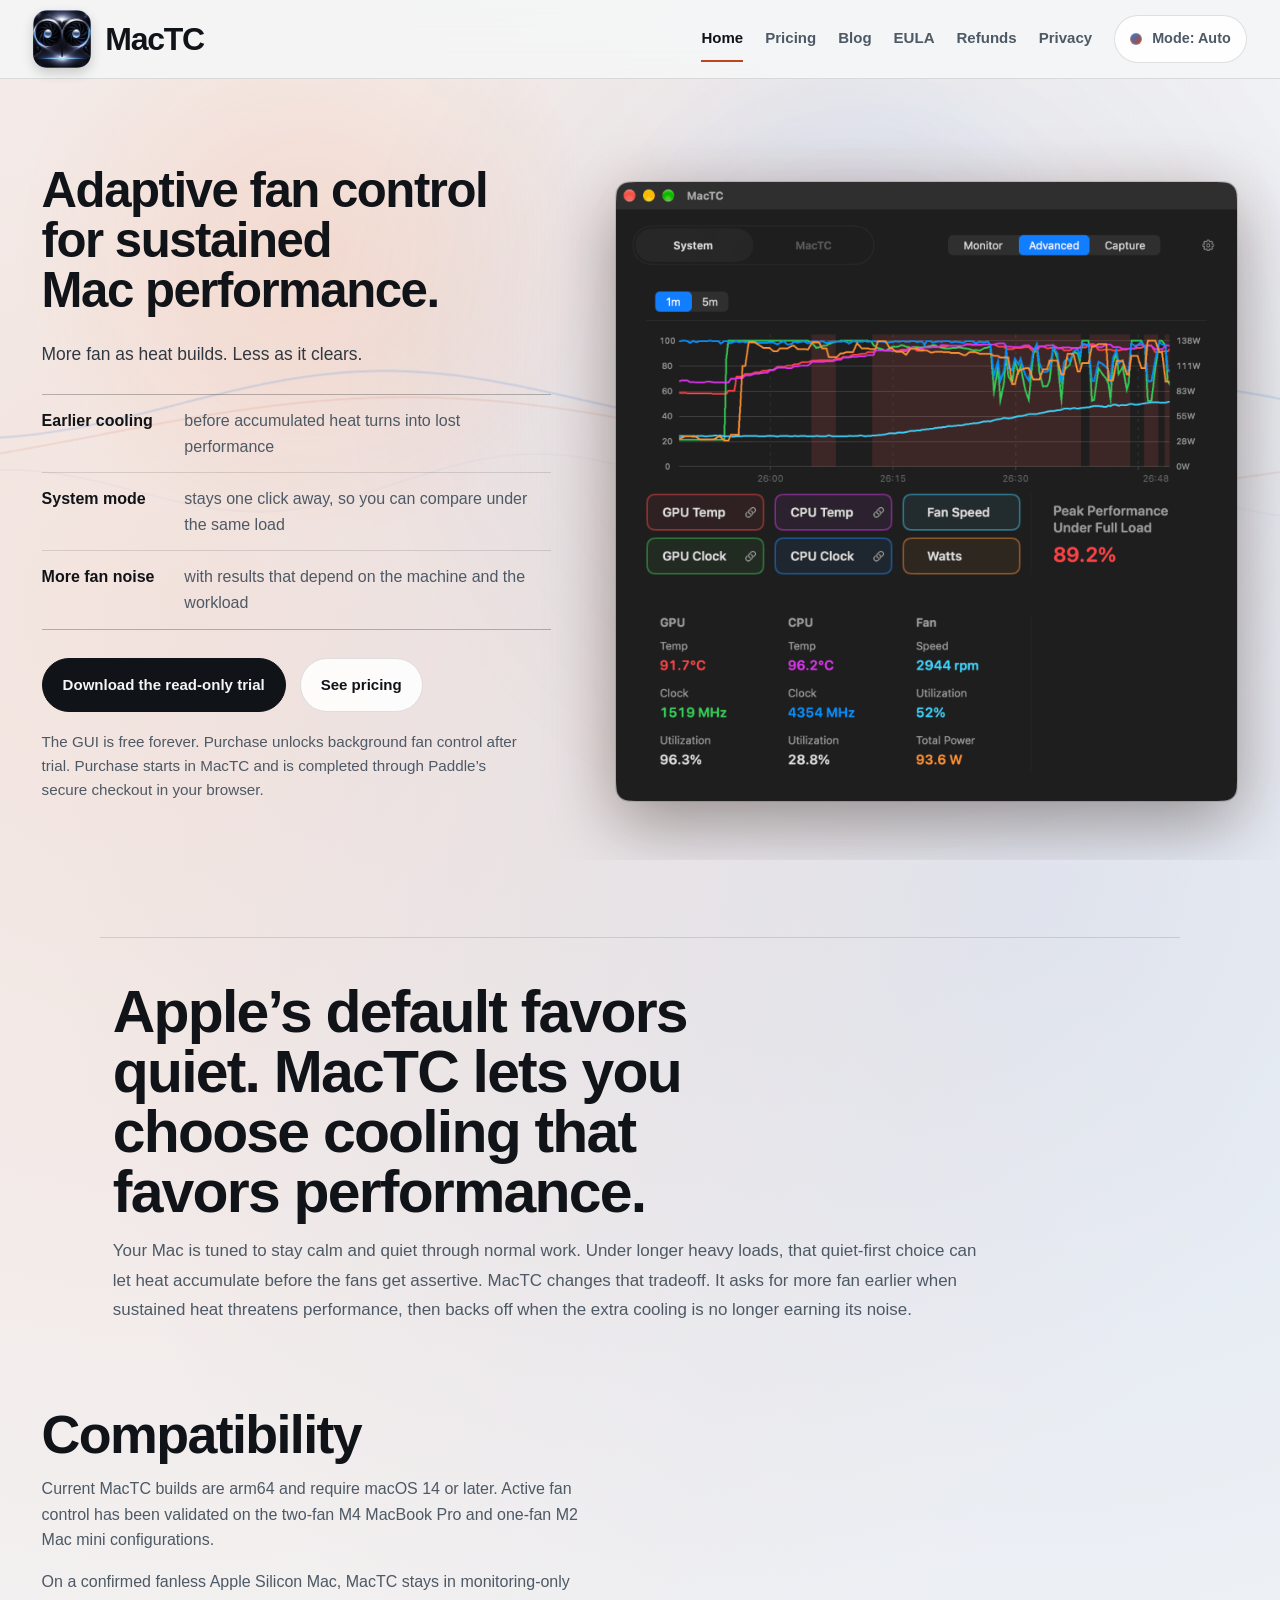
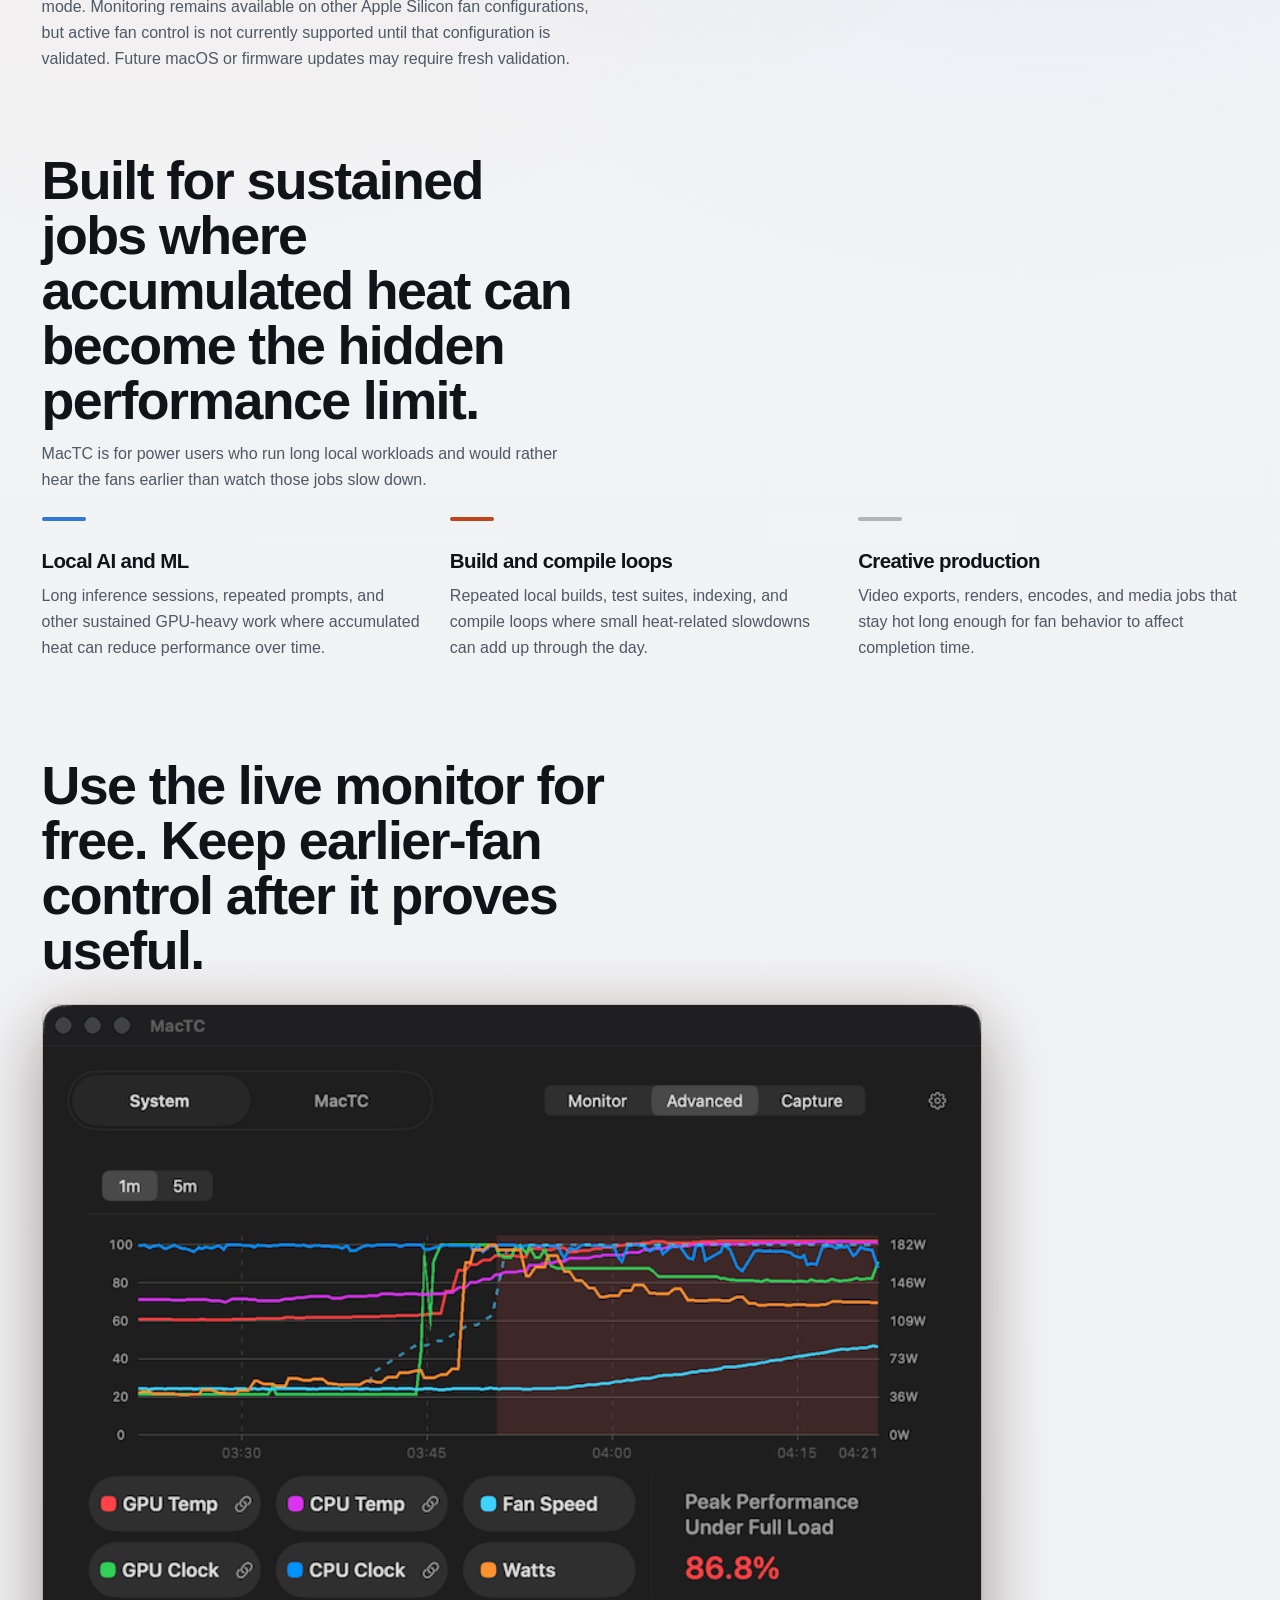
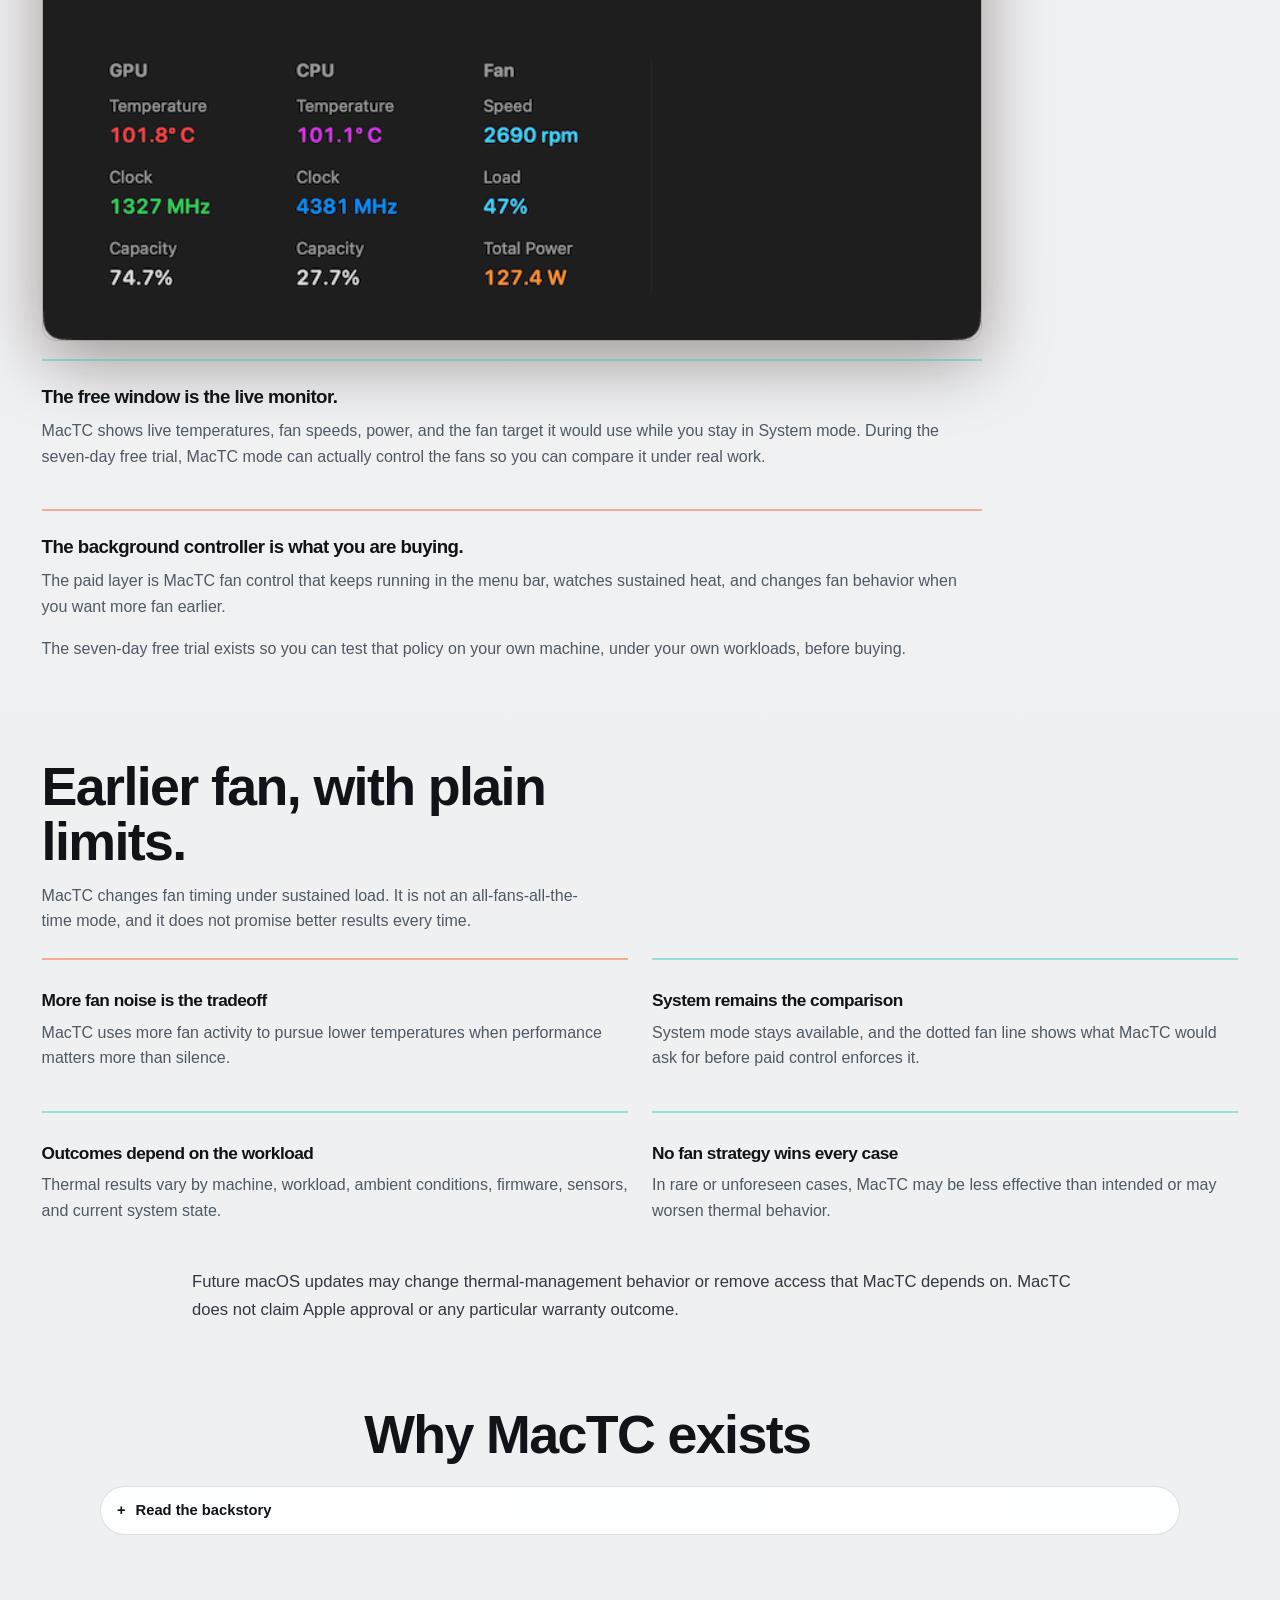
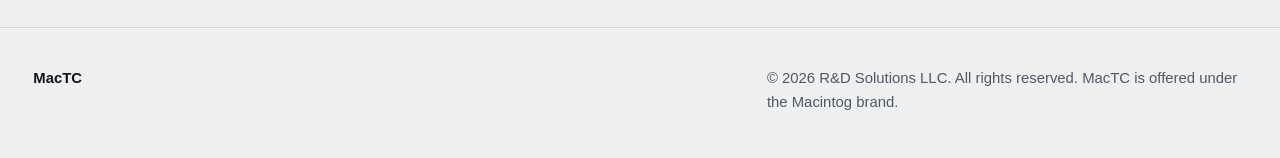
<file: index.html>
<!doctype html>
<html lang="en">
  <head>
    <meta charset="UTF-8" />
    <meta name="viewport" content="width=device-width, initial-scale=1.0" />
    <title>MacTC | Mac Fan Control for Apple Silicon Heavy Workloads</title>
    <meta
      name="description"
      content="MacTC is a native Apple Silicon thermal controller for Mac users who would rather spend fan noise than lose performance during sustained local AI, build, creative, and gaming workloads."
    />
    <link rel="canonical" href="https://mactc.dev/" />
    <meta property="og:type" content="website" />
    <meta
      property="og:title"
      content="MacTC | Mac Fan Control for Apple Silicon Heavy Workloads"
    />
    <meta
      property="og:description"
      content="MacTC is a native Apple Silicon thermal controller for Mac users who would rather spend fan noise than lose performance during sustained local AI, build, creative, and gaming workloads."
    />
    <meta property="og:url" content="https://mactc.dev/" />
    <meta
      property="og:image"
      content="https://mactc.dev/assets/images/mactc-social-preview.jpg?v=20260820a"
    />
    <meta
      property="og:image:alt"
      content="MacTC social preview showing the app icon, thermal chart background, and MacTC app window"
    />
    <meta name="twitter:card" content="summary_large_image" />
    <meta
      name="twitter:title"
      content="MacTC | Mac Fan Control for Apple Silicon Heavy Workloads"
    />
    <meta
      name="twitter:description"
      content="MacTC is a native Apple Silicon thermal controller for Mac users who would rather spend fan noise than lose performance during sustained local AI, build, creative, and gaming workloads."
    />
    <meta
      name="twitter:image"
      content="https://mactc.dev/assets/images/mactc-social-preview.jpg?v=20260820a"
    />
    <meta name="theme-color" content="#07090b" />
    <link rel="icon" href="assets/images/mactc-app-icon.png" />
    <link
      rel="preload"
      href="assets/images/mactc-gui-window-read-only.png?v=20260820b"
      as="image"
      fetchpriority="high"
    />
    <link
      rel="preload"
      href="assets/images/mactc-gui-window.png?v=20260713a"
      as="image"
    />
    <script>
      (function () {
        var root = document.documentElement;
        function setThemeColor(isDark) {
          var themeColor = document.querySelector('meta[name="theme-color"]');
          if (themeColor) {
            themeColor.setAttribute("content", isDark ? "#07090b" : "#f4f5f7");
          }
        }
        try {
          var mode = localStorage.getItem("mactc-theme-mode") || "auto";
          if (mode !== "auto" && mode !== "dark" && mode !== "light") {
            mode = "auto";
          }
          var isDark =
            mode === "dark" ||
            (mode === "auto" &&
              window.matchMedia("(prefers-color-scheme: dark)").matches);
          root.setAttribute("data-theme", isDark ? "dark" : "light");
          root.setAttribute("data-theme-mode", mode);
          setThemeColor(isDark);
        } catch (error) {
          var fallbackDark = window.matchMedia(
            "(prefers-color-scheme: dark)",
          ).matches;
          root.setAttribute("data-theme", fallbackDark ? "dark" : "light");
          root.setAttribute("data-theme-mode", "auto");
          setThemeColor(fallbackDark);
        }
      })();
    </script>
    <link rel="stylesheet" href="assets/css/site.css?v=20260820c" />
    <script defer src="assets/js/site.js?v=20260820c"></script>
  </head>
  <body>
    <header class="site-header">
      <div class="container header-inner">
        <a class="brand" href="index.html" aria-label="MacTC home">
          <span class="brand-mark">
            <img
              src="assets/images/mactc-app-icon.png"
              alt=""
              class="brand-icon"
              width="256"
              height="256"
              decoding="async"
            />
          </span>
          <span class="brand-text">MacTC</span>
        </a>
        <div class="nav-tools">
          <nav class="main-nav" aria-label="Main navigation">
            <a href="index.html">Home</a>
            <a href="pricing.html">Pricing</a>
            <a href="blog.html">Blog</a>
            <a href="terms.html">EULA</a>
            <a href="refund.html">Refunds</a>
            <a href="privacy.html">Privacy</a>
          </nav>
          <button class="theme-toggle" type="button" data-theme-toggle>
            <span class="theme-toggle-pip" aria-hidden="true"></span>
            <span data-theme-toggle-label>Mode: Auto</span>
          </button>
        </div>
      </div>
    </header>

    <main>
      <section class="hero reveal">
        <div class="hero-backdrop" aria-hidden="true">
          <canvas class="thermal-canvas" id="thermalCanvas"></canvas>
        </div>
        <div class="container container-wide hero-layout">
          <div>
            <h1>Adaptive fan control for sustained Mac performance.</h1>
            <p class="hero-copy">
              More fan as heat builds. Less as it clears.
            </p>
            <div class="hero-bargain" aria-label="MacTC tradeoff summary">
              <p>
                <strong>Earlier cooling</strong>
                <span>before accumulated heat turns into lost performance</span>
              </p>
              <p>
                <strong>System mode</strong>
                <span>stays one click away, so you can compare under the same load</span>
              </p>
              <p>
                <strong>More fan noise</strong>
                <span>with results that depend on the machine and the workload</span>
              </p>
            </div>
            <div class="hero-lower">
              <div>
                <div class="hero-actions">
                  <a class="btn btn-primary" href="downloads/MacTC-646b.pkg"
                    >Download the read-only trial</a
                  >
                  <a class="btn btn-secondary" href="pricing.html"
                    >See pricing</a
                  >
                </div>
                <p class="hero-note">
                  The GUI is free forever. Purchase unlocks background fan
                  control after trial. Purchase starts in MacTC and is
                  completed through Paddle’s secure checkout in your browser.
                </p>
              </div>
            </div>
          </div>

          <figure class="product-shot hero-product-shot">
            <img
              class="product-shot-image product-shot-image-primary"
              src="assets/images/mactc-gui-window-read-only.png?v=20260820b"
              alt="MacTC read-only utility window showing live chart, metrics, and System mode"
              width="737"
              height="735"
              fetchpriority="high"
              decoding="async"
            />
          </figure>
        </div>
      </section>

      <section class="container container-wide system-brief-section reveal">
        <div class="system-brief-copy system-brief-copy-wide">
          <h2>
            Apple’s default favors quiet. MacTC lets you choose cooling that
            favors performance.
          </h2>
          <p>
            Your Mac is tuned to stay calm and quiet through normal work. Under
            longer heavy loads, that quiet-first choice can let heat accumulate
            before the fans get assertive. MacTC changes that tradeoff. It asks
            for more fan earlier when sustained heat threatens performance, then
            backs off when the extra cooling is no longer earning its noise.
          </p>
        </div>
      </section>

      <section
        class="container container-wide section reveal"
        id="compatibility"
      >
        <div class="section-heading compact">
          <h2>Compatibility</h2>
          <p>
            Current MacTC builds are arm64 and require macOS 14 or later.
            Active fan control has been validated on the two-fan M4 MacBook Pro
            and one-fan M2 Mac mini configurations.
          </p>
          <p>
            On a confirmed fanless Apple Silicon Mac, MacTC stays in
            monitoring-only mode. Monitoring remains available on other
            Apple Silicon fan configurations, but active fan control is not
            currently supported until that configuration is validated. Future
            macOS or firmware updates may require fresh validation.
          </p>
        </div>
      </section>

      <section class="container container-wide section reveal">
        <div class="section-heading compact">
          <h2>
            Built for sustained jobs where accumulated heat can become the
            hidden performance limit.
          </h2>
          <p>
            MacTC is for power users who run long local workloads and would
            rather hear the fans earlier than watch those jobs slow down.
          </p>
        </div>
        <div class="workload-grid">
          <article class="workload-block">
            <h3>Local AI and ML</h3>
            <p>
              Long inference sessions, repeated prompts, and other sustained
              GPU-heavy work where accumulated heat can reduce performance over
              time.
            </p>
          </article>

          <article class="workload-block">
            <h3>Build and compile loops</h3>
            <p>
              Repeated local builds, test suites, indexing, and compile loops
              where small heat-related slowdowns can add up through the day.
            </p>
          </article>

          <article class="workload-block">
            <h3>Creative production</h3>
            <p>
              Video exports, renders, encodes, and media jobs that stay hot long
              enough for fan behavior to affect completion time.
            </p>
          </article>
        </div>
      </section>

      <section class="container container-wide section reveal">
        <div class="section-heading">
          <h2>
            Use the live monitor for free. Keep earlier-fan control after it
            proves useful.
          </h2>
        </div>

        <div class="product-rail product-rail-open">
          <figure class="product-shot" data-product-shot>
            <img
              class="product-shot-image product-shot-image-primary"
              src="assets/images/mactc-gui-window.png?v=20260713a"
              alt="MacTC utility window showing live chart, metrics, and mode controls"
              width="1368"
              height="1272"
              decoding="async"
            />
            <img
              class="product-shot-image product-shot-image-secondary"
              src="assets/images/mactc-gui-window-advanced.png?v=20260713a"
              alt=""
              width="1368"
              height="1272"
              decoding="async"
              aria-hidden="true"
            />
          </figure>
          <div class="split-copy split-copy-open">
            <article class="split-block" data-shot-target="advanced">
              <h3>The free window is the live monitor.</h3>
              <p>
                MacTC shows live temperatures, fan speeds, power, and the fan
                target it would use while you stay in System mode. During the
                seven-day free trial, MacTC mode can actually control the fans
                so you can compare it under real work.
              </p>
            </article>

            <article
              class="split-block split-block-paid"
              data-shot-target="default"
            >
              <h3>The background controller is what you are buying.</h3>
              <p>
                The paid layer is MacTC fan control that keeps running in the
                menu bar, watches sustained heat, and changes fan behavior when
                you want more fan earlier.
              </p>
              <p>
                The seven-day free trial exists so you can test that policy on
                your own machine, under your own workloads, before buying.
              </p>
            </article>
          </div>
        </div>
      </section>

      <section class="container container-wide section reveal">
        <div class="section-heading compact">
          <h2>Earlier fan, with plain limits.</h2>
          <p>
            MacTC changes fan timing under sustained load. It is not an
            all-fans-all-the-time mode, and it does not promise better results
            every time.
          </p>
        </div>

        <div class="caveat-grid caveat-grid-open">
          <article class="caveat-block caveat-block-warning">
            <h3>More fan noise is the tradeoff</h3>
            <p>
              MacTC uses more fan activity to pursue lower temperatures when
              performance matters more than silence.
            </p>
          </article>

          <article class="caveat-block">
            <h3>System remains the comparison</h3>
            <p>
              System mode stays available, and the dotted fan line shows what
              MacTC would ask for before paid control enforces it.
            </p>
          </article>

          <article class="caveat-block">
            <h3>Outcomes depend on the workload</h3>
            <p>
              Thermal results vary by machine, workload, ambient conditions,
              firmware, sensors, and current system state.
            </p>
          </article>

          <article class="caveat-block">
            <h3>No fan strategy wins every case</h3>
            <p>
              In rare or unforeseen cases, MacTC may be less effective than
              intended or may worsen thermal behavior.
            </p>
          </article>
        </div>
        <p class="caveat-footer">
          Future macOS updates may change thermal-management behavior or remove
          access that MacTC depends on. MacTC does not claim Apple approval or
          any particular warranty outcome.
        </p>
      </section>

      <section class="container container-wide section reveal">
        <div class="section-heading compact story-heading">
          <h2>Why MacTC exists</h2>
        </div>
        <div class="story-disclosure-wrap">
          <details class="story-disclosure">
            <summary>Read the backstory</summary>
            <article class="story-card">
              <p>
                I've been using a number of LLMs on my M4 Max MacBook Pro using
                <a href="https://lmstudio.ai/" rel="noreferrer">LM Studio</a>. I
                noticed some sustained workloads seemed to get slower and
                slower. This is easy to detect in an LLM harness like LM Studio
                where it can show you the tokens per second (t/s) rate after
                every response. When I ran a bunch of queries back to back on
                some models, the fans would spin up as expected, but I noticed
                my t/s falling off substantially. Using
                <a href="https://github.com/metaspartan/mactop" rel="noreferrer"
                  >mactop</a
                >
                (<code>brew install mactop</code>), I immediately saw that
                GPU performance was starting at 100%, and then progressively
                dropping several minutes into long-running jobs. While I had
                paid an extra $300 to jump from the available 32-core GPU to 40
                cores, under a few minutes of heavy load, I was sometimes left
                with a 24-core GPU's worth of performance.
              </p>
              <p>
                I experimented with some of the available Mac apps for adjusting
                the fans. What I found was that for my GPU-heavy LLM workloads,
                the set-it-and-forget-it fan options were sometimes noisy, and
                still would not prevent all thermal throttling in cases where
                blasting the fans at 100% did help. Nobody wants a noisy
                machine, and Apple's quiet-first tradeoff is right for everyday
                use. I wanted the performance I bought, and if that was
                sometimes louder, that was the tradeoff I was willing to make.
              </p>
              <p>
                After a lengthy investigation of how my system handled power,
                heat, performance, and fans, I found that the
                fixed-fan-percent-by-temperature model is simply unsuited for
                some heavy loads lasting more than a few minutes. The system has
                an inherent notion of the thermal soak properties of the SoC. In
                practice this means my Mac was quite lazy about ramping up the
                fans initially even when the CPU and GPU shot past 90&deg;C, and
                it did not throttle speeds early. But if that heat load
                continued for a couple minutes, the fans would happily sit at a
                middling speed while reducing performance.
              </p>
              <p>
                That is the problem I set out to solve for at least some
                workloads with MacTC. It defers to the system's fan choices by
                default, but when it observes power and heat rising, it should
                try to get ahead of accumulated heat with more fan earlier,
                while still being as quiet as possible. And when thermal throttling
                begins, it will take the fans higher only for as long as it
                takes to end the throttling, and then attempt to fall off to the
                lowest fan speed that can sustain full performance.
              </p>
              <p>
                When MacTC does increase fan speed, it deliberately takes a few
                seconds. The difference at your desk is "oh, my fans are on"
                versus "wow, my fans just came on." That small whoosh is
                aggravating all by itself.
              </p>
            </article>
          </details>
        </div>
      </section>
    </main>

    <footer class="site-footer">
      <div class="container footer-inner">
        <p class="footer-brand">MacTC</p>
        <p class="footer-meta">
          &copy; <span data-year></span> R&amp;D Solutions LLC. All rights
          reserved. MacTC is offered under the Macintog brand.
        </p>
      </div>
    </footer>
  </body>
</html>
</file>
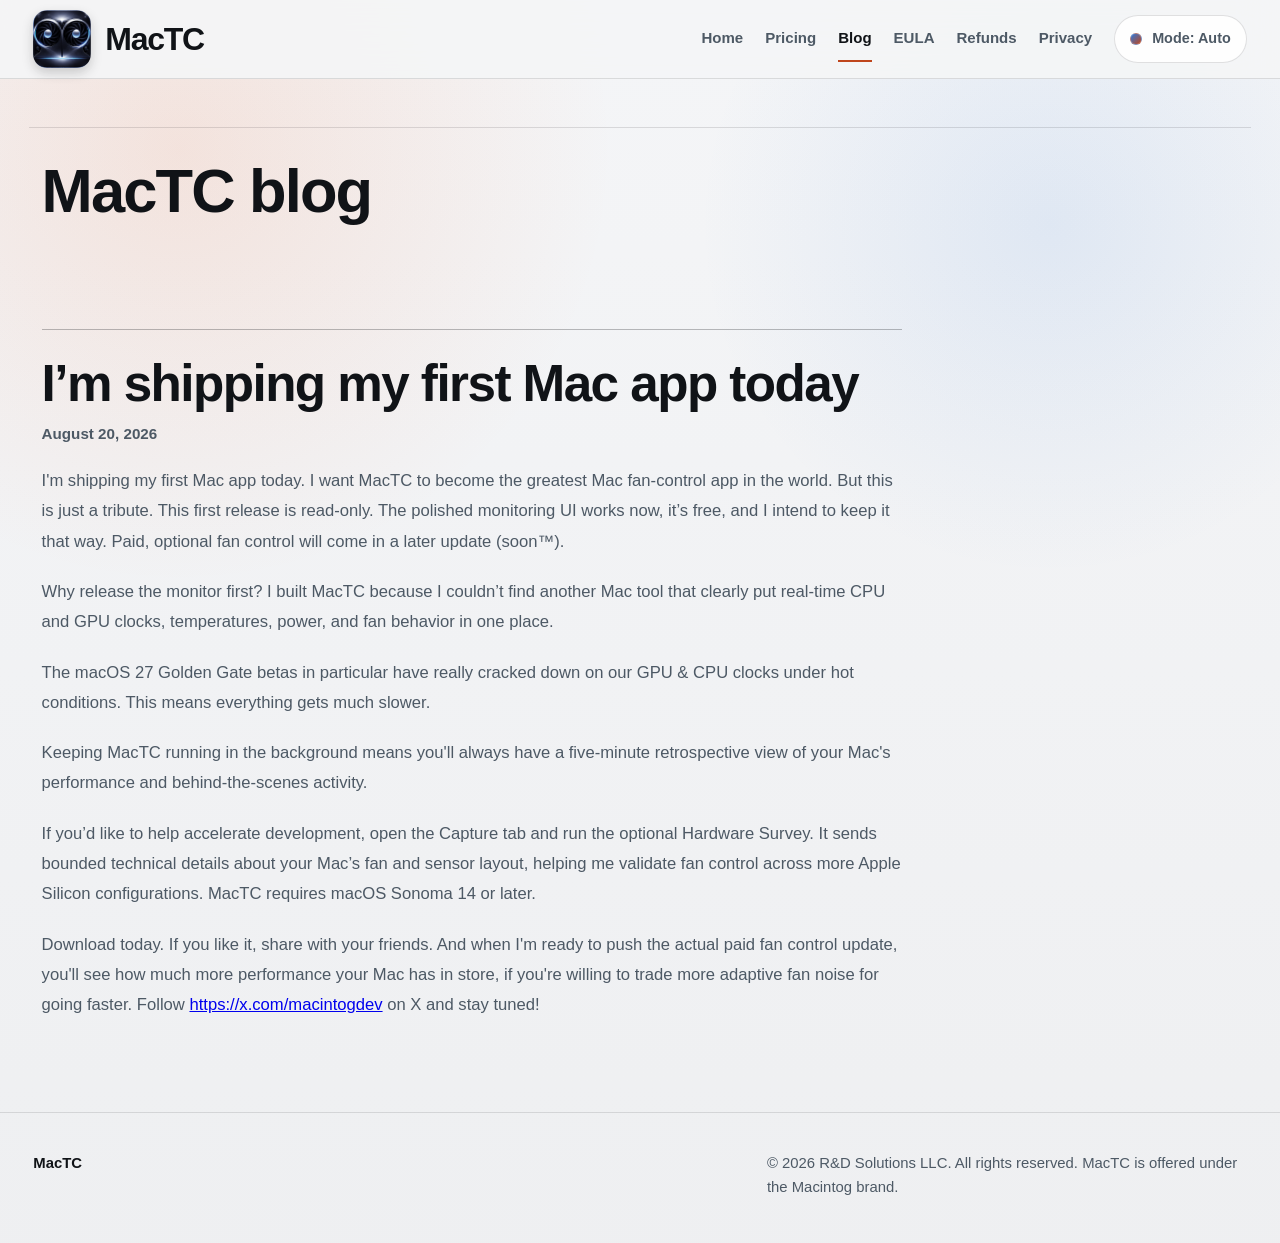
<file: blog.html>
<!doctype html>
<html lang="en">
  <head>
    <meta charset="UTF-8" />
    <meta name="viewport" content="width=device-width, initial-scale=1.0" />
    <title>MacTC Blog</title>
    <meta name="description" content="MacTC blog." />
    <link rel="canonical" href="https://mactc.dev/blog.html" />
    <meta property="og:type" content="website" />
    <meta
      property="og:title"
      content="MacTC Blog"
    />
    <meta
      property="og:description"
      content="MacTC blog."
    />
    <meta property="og:url" content="https://mactc.dev/blog.html" />
    <meta
      property="og:image"
      content="https://mactc.dev/assets/images/mactc-social-preview.jpg?v=20260820a"
    />
    <meta
      property="og:image:alt"
      content="MacTC social preview showing the app icon, thermal chart background, and MacTC app window"
    />
    <meta name="twitter:card" content="summary_large_image" />
    <meta
      name="twitter:title"
      content="MacTC Blog"
    />
    <meta
      name="twitter:description"
      content="MacTC blog."
    />
    <meta
      name="twitter:image"
      content="https://mactc.dev/assets/images/mactc-social-preview.jpg?v=20260820a"
    />
    <meta name="theme-color" content="#07090b" />
    <link rel="icon" href="assets/images/mactc-app-icon.png" />
    <script>
      (function () {
        var root = document.documentElement;
        function setThemeColor(isDark) {
          var themeColor = document.querySelector('meta[name="theme-color"]');
          if (themeColor) {
            themeColor.setAttribute("content", isDark ? "#07090b" : "#f4f5f7");
          }
        }
        try {
          var mode = localStorage.getItem("mactc-theme-mode") || "auto";
          if (mode !== "auto" && mode !== "dark" && mode !== "light") {
            mode = "auto";
          }
          var isDark =
            mode === "dark" ||
            (mode === "auto" &&
              window.matchMedia("(prefers-color-scheme: dark)").matches);
          root.setAttribute("data-theme", isDark ? "dark" : "light");
          root.setAttribute("data-theme-mode", mode);
          setThemeColor(isDark);
        } catch (error) {
          var fallbackDark = window.matchMedia(
            "(prefers-color-scheme: dark)",
          ).matches;
          root.setAttribute("data-theme", fallbackDark ? "dark" : "light");
          root.setAttribute("data-theme-mode", "auto");
          setThemeColor(fallbackDark);
        }
      })();
    </script>
    <link rel="stylesheet" href="assets/css/site.css?v=20260820c" />
    <script defer src="assets/js/site.js?v=20260820c"></script>
  </head>
  <body>
    <header class="site-header">
      <div class="container header-inner">
        <a class="brand" href="index.html" aria-label="MacTC home">
          <span class="brand-mark">
            <img
              src="assets/images/mactc-app-icon.png"
              alt=""
              class="brand-icon"
              width="256"
              height="256"
              decoding="async"
            />
          </span>
          <span class="brand-text">MacTC</span>
        </a>
        <div class="nav-tools">
          <nav class="main-nav" aria-label="Main navigation">
            <a href="index.html">Home</a>
            <a href="pricing.html">Pricing</a>
            <a href="blog.html">Blog</a>
            <a href="terms.html">EULA</a>
            <a href="refund.html">Refunds</a>
            <a href="privacy.html">Privacy</a>
          </nav>
          <button class="theme-toggle" type="button" data-theme-toggle>
            <span class="theme-toggle-pip" aria-hidden="true"></span>
            <span data-theme-toggle-label>Mode: Auto</span>
          </button>
        </div>
      </div>
    </header>

    <main>
      <section class="container container-wide blog-hero reveal">
        <div class="blog-hero-copy">
          <h1>MacTC blog</h1>
        </div>
      </section>
      <!-- blog-posts:start -->

<section class="container container-wide blog-posts" aria-label="Blog posts">
<article class="blog-post" id="shipping-my-first-mac-app">
  <header class="blog-post-header">
    <div>
      <h2><a href="#shipping-my-first-mac-app">I’m shipping my first Mac app today</a></h2>
      <div class="blog-post-meta">
        <time datetime="2026-08-20">August 20, 2026</time>
      </div>
    </div>
  </header>
  <div class="blog-post-body">
<p>I&#x27;m shipping my first Mac app today. I want MacTC to become the greatest Mac fan-control app in the world. But this is just a tribute. This first release is read-only. The polished monitoring UI works now, it’s free, and I intend to keep it that way. Paid, optional fan control will come in a later update (soon™).</p>
<p>Why release the monitor first? I built MacTC because I couldn’t find another Mac tool that clearly put real-time CPU and GPU clocks, temperatures, power, and fan behavior in one place.</p>
<p>The macOS 27 Golden Gate betas in particular have really cracked down on our GPU &amp; CPU clocks under hot conditions. This means everything gets much slower.</p>
<p>Keeping MacTC running in the background means you&#x27;ll always have a five-minute retrospective view of your Mac&#x27;s performance and behind-the-scenes activity.</p>
<p>If you’d like to help accelerate development, open the Capture tab and run the optional Hardware Survey. It sends bounded technical details about your Mac’s fan and sensor layout, helping me validate fan control across more Apple Silicon configurations. MacTC requires macOS Sonoma 14 or later.</p>
<p>Download today. If you like it, share with your friends. And when I&#x27;m ready to push the actual paid fan control update, you&#x27;ll see how much more performance your Mac has in store, if you&#x27;re willing to trade more adaptive fan noise for going faster. Follow <a href="https://x.com/macintogdev">https://x.com/macintogdev</a> on X and stay tuned!</p>
  </div>
</article>
</section>
<!-- blog-posts:end -->
    </main>

    <footer class="site-footer">
      <div class="container footer-inner">
        <p class="footer-brand">MacTC</p>
        <p class="footer-meta">
          &copy; <span data-year></span> R&amp;D Solutions LLC. All rights
          reserved. MacTC is offered under the Macintog brand.
        </p>
      </div>
    </footer>
  </body>
</html>
</file>
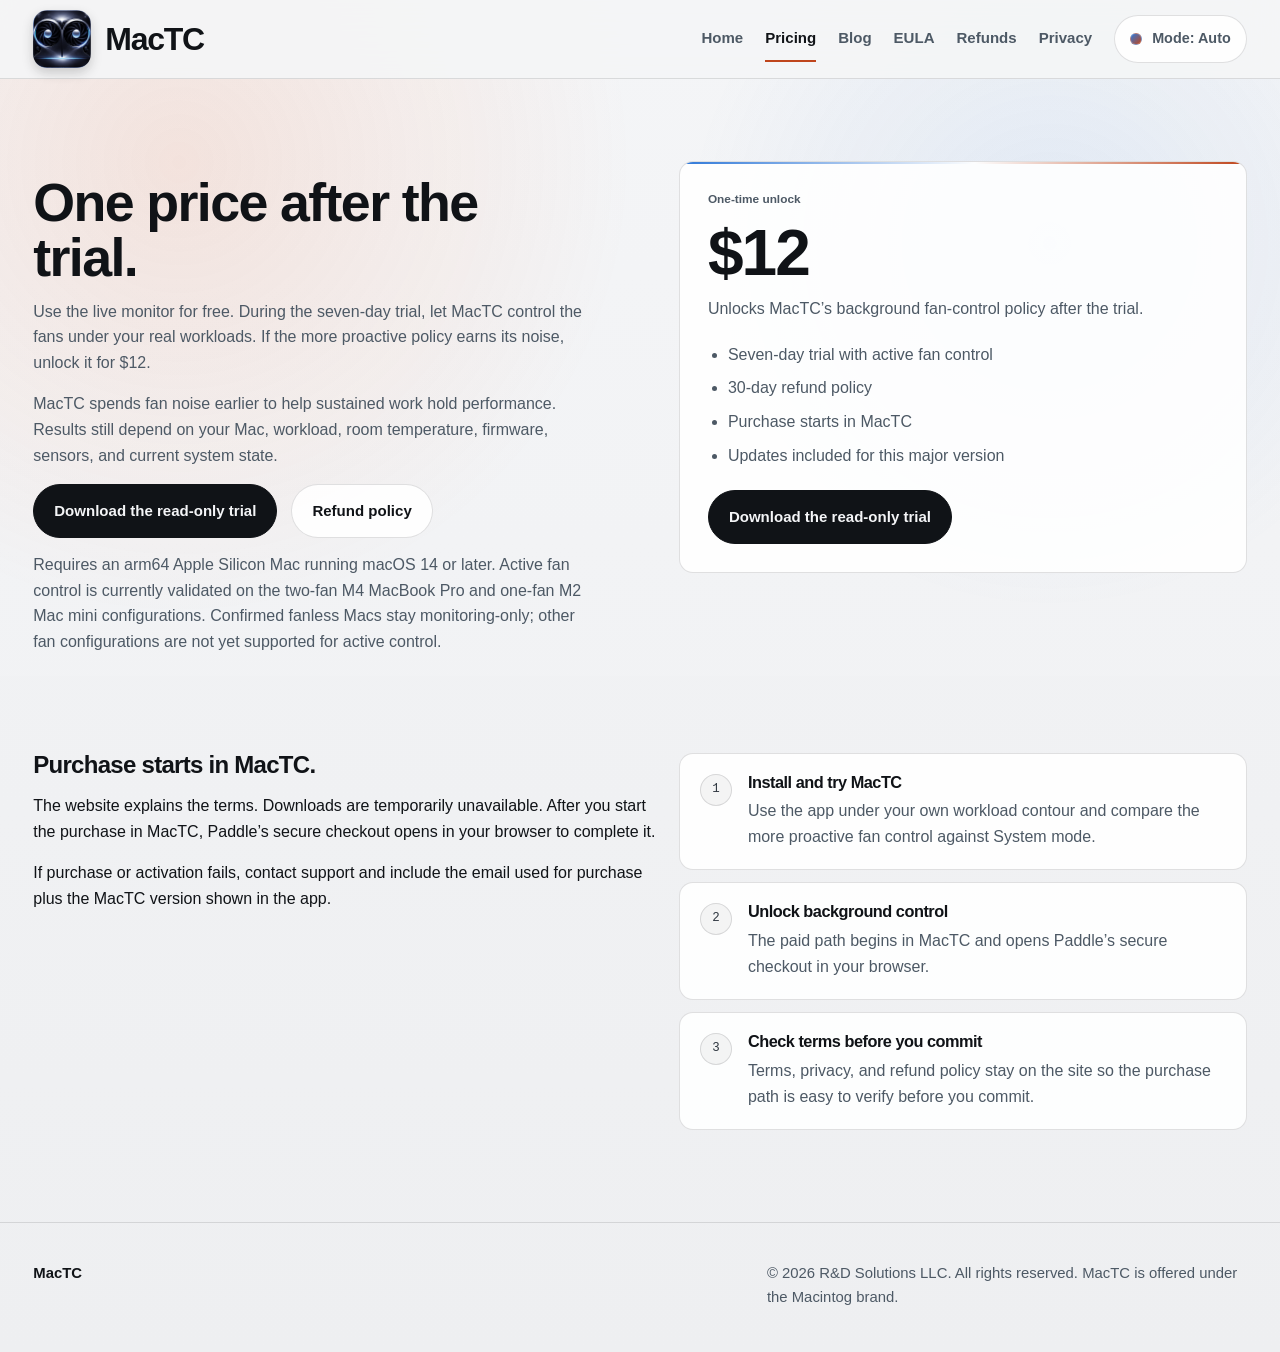
<file: pricing.html>
<!doctype html>
<html lang="en">
  <head>
    <meta charset="UTF-8" />
    <meta name="viewport" content="width=device-width, initial-scale=1.0" />
    <title>MacTC Pricing | Trial and One-Time Purchase for Mac Fan Control</title>
    <meta
      name="description"
      content="MacTC pricing is simple: free live monitor, 7-day trial, and a $12 one-time purchase for the background fan control layer."
    />
    <link
      rel="canonical"
      href="https://mactc.dev/pricing.html"
    />
    <meta property="og:type" content="website" />
    <meta
      property="og:title"
      content="MacTC Pricing | Trial and One-Time Purchase for Mac Fan Control"
    />
    <meta
      property="og:description"
      content="MacTC pricing is simple: free live monitor, 7-day trial, and a $12 one-time purchase for the background fan control layer."
    />
    <meta
      property="og:url"
      content="https://mactc.dev/pricing.html"
    />
    <meta
      property="og:image"
      content="https://mactc.dev/assets/images/mactc-social-preview.jpg?v=20260820a"
    />
    <meta
      property="og:image:alt"
      content="MacTC social preview showing the app icon, thermal chart background, and MacTC app window"
    />
    <meta name="twitter:card" content="summary_large_image" />
    <meta
      name="twitter:title"
      content="MacTC Pricing | Trial and One-Time Purchase for Mac Fan Control"
    />
    <meta
      name="twitter:description"
      content="MacTC pricing is simple: free live monitor, 7-day trial, and a $12 one-time purchase for the background fan control layer."
    />
    <meta
      name="twitter:image"
      content="https://mactc.dev/assets/images/mactc-social-preview.jpg?v=20260820a"
    />
    <meta name="theme-color" content="#07090b" />
    <link rel="icon" href="assets/images/mactc-app-icon.png" />
    <script>
      (function () {
        var root = document.documentElement;
        function setThemeColor(isDark) {
          var themeColor = document.querySelector('meta[name="theme-color"]');
          if (themeColor) {
            themeColor.setAttribute("content", isDark ? "#07090b" : "#f4f5f7");
          }
        }
        try {
          var mode = localStorage.getItem("mactc-theme-mode") || "auto";
          if (mode !== "auto" && mode !== "dark" && mode !== "light") {
            mode = "auto";
          }
          var isDark =
            mode === "dark" ||
            (mode === "auto" &&
              window.matchMedia("(prefers-color-scheme: dark)").matches);
          root.setAttribute("data-theme", isDark ? "dark" : "light");
          root.setAttribute("data-theme-mode", mode);
          setThemeColor(isDark);
        } catch (error) {
          var fallbackDark = window.matchMedia(
            "(prefers-color-scheme: dark)",
          ).matches;
          root.setAttribute("data-theme", fallbackDark ? "dark" : "light");
          root.setAttribute("data-theme-mode", "auto");
          setThemeColor(fallbackDark);
        }
      })();
    </script>
    <link rel="stylesheet" href="assets/css/site.css?v=20260820c" />
    <script defer src="assets/js/site.js?v=20260820c"></script>
  </head>
  <body>
    <header class="site-header">
      <div class="container header-inner">
        <a class="brand" href="index.html" aria-label="MacTC home">
          <span class="brand-mark">
            <img
              src="assets/images/mactc-app-icon.png"
              alt=""
              class="brand-icon"
              width="256"
              height="256"
              decoding="async"
            />
          </span>
          <span class="brand-text">MacTC</span>
        </a>
        <div class="nav-tools">
          <nav class="main-nav" aria-label="Main navigation">
            <a href="index.html">Home</a>
            <a href="pricing.html">Pricing</a>
            <a href="blog.html">Blog</a>
            <a href="terms.html">EULA</a>
            <a href="refund.html">Refunds</a>
            <a href="privacy.html">Privacy</a>
          </nav>
          <button class="theme-toggle" type="button" data-theme-toggle>
            <span class="theme-toggle-pip" aria-hidden="true"></span>
            <span data-theme-toggle-label>Mode: Auto</span>
          </button>
        </div>
      </div>
    </header>

    <main>
      <section class="container section reveal">
        <div class="pricing-layout">
          <div class="section-shell section-shell-accent">
            <div class="section-heading compact">
              <h1>One price after the trial.</h1>
              <p>
                Use the live monitor for free. During the seven-day trial, let
                MacTC control the fans under your real workloads. If the more
                proactive policy earns its noise, unlock it for $12.
              </p>
              <p class="hero-tradeoff">
                MacTC spends fan noise earlier to help sustained work hold
                performance. Results still depend on your Mac, workload, room
                temperature, firmware, sensors, and current system state.
              </p>
              <div class="hero-actions">
                <a class="btn btn-primary" href="downloads/MacTC-646b.pkg"
                  >Download the read-only trial</a
                >
                <a class="btn btn-secondary" href="refund.html"
                  >Refund policy</a
                >
              </div>
              <p class="hero-tradeoff">
                Requires an arm64 Apple Silicon Mac running macOS 14 or later.
                Active fan control is currently validated on the two-fan M4
                MacBook Pro and one-fan M2 Mac mini configurations. Confirmed
                fanless Macs stay monitoring-only; other fan configurations
                are not yet supported for active control.
              </p>
            </div>
          </div>

          <article class="pricing-card">
            <p class="panel-label">One-time unlock</p>
            <h2>$12</h2>
            <p class="pricing-subtitle">
              Unlocks MacTC’s background fan-control policy after the trial.
            </p>
            <ul class="pricing-list">
              <li>Seven-day trial with active fan control</li>
              <li>30-day refund policy</li>
              <li>Purchase starts in MacTC</li>
              <li>Updates included for this major version</li>
            </ul>
            <div class="pricing-cta">
              <a class="btn btn-primary" href="downloads/MacTC-646b.pkg"
                >Download the read-only trial</a
              >
            </div>
          </article>
        </div>
      </section>

      <section class="container section reveal">
        <div class="purchase-grid">
          <div class="workflow-note">
            <h2>Purchase starts in MacTC.</h2>
            <p>
              The website explains the terms. Downloads are temporarily
              unavailable. After you start the purchase in MacTC, Paddle’s
              secure checkout opens in your browser to complete it.
            </p>
            <p>
              If purchase or activation fails, contact support and include the
              email used for purchase plus the MacTC version shown in the app.
            </p>
          </div>

          <ol class="steps">
            <li>
              <span>1</span>
              <div>
                <h3>Install and try MacTC</h3>
                <p>
                  Use the app under your own workload contour and compare the
                  more proactive fan control against System mode.
                </p>
              </div>
            </li>
            <li>
              <span>2</span>
              <div>
                <h3>Unlock background control</h3>
                <p>
                  The paid path begins in MacTC and opens Paddle’s secure
                  checkout in your browser.
                </p>
              </div>
            </li>
            <li>
              <span>3</span>
              <div>
                <h3>Check terms before you commit</h3>
                <p>
                  Terms, privacy, and refund policy stay on the site so the
                  purchase path is easy to verify before you commit.
                </p>
              </div>
            </li>
          </ol>
        </div>
      </section>
    </main>

    <footer class="site-footer">
      <div class="container footer-inner">
        <p class="footer-brand">MacTC</p>
        <p class="footer-meta">
          &copy; <span data-year></span> R&amp;D Solutions LLC. All rights
          reserved. MacTC is offered under the Macintog brand.
        </p>
      </div>
    </footer>
  </body>
</html>
</file>
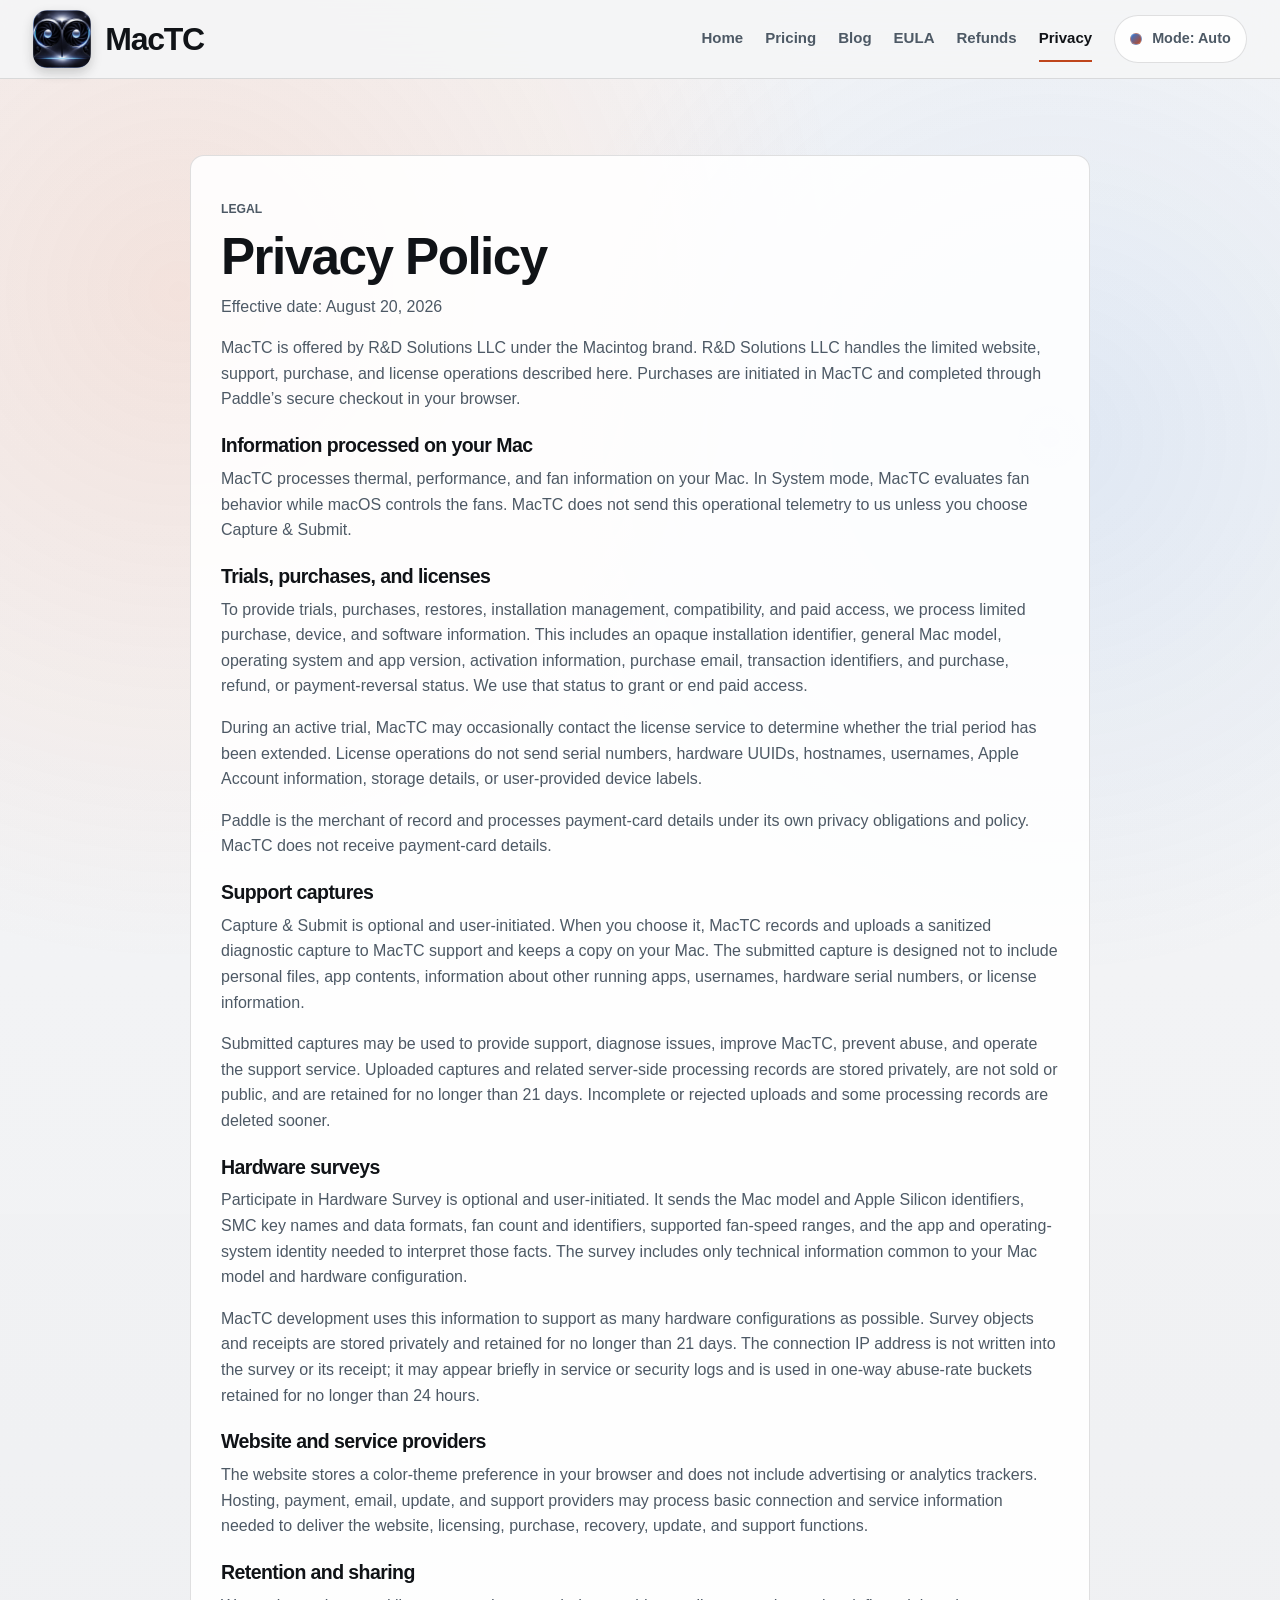
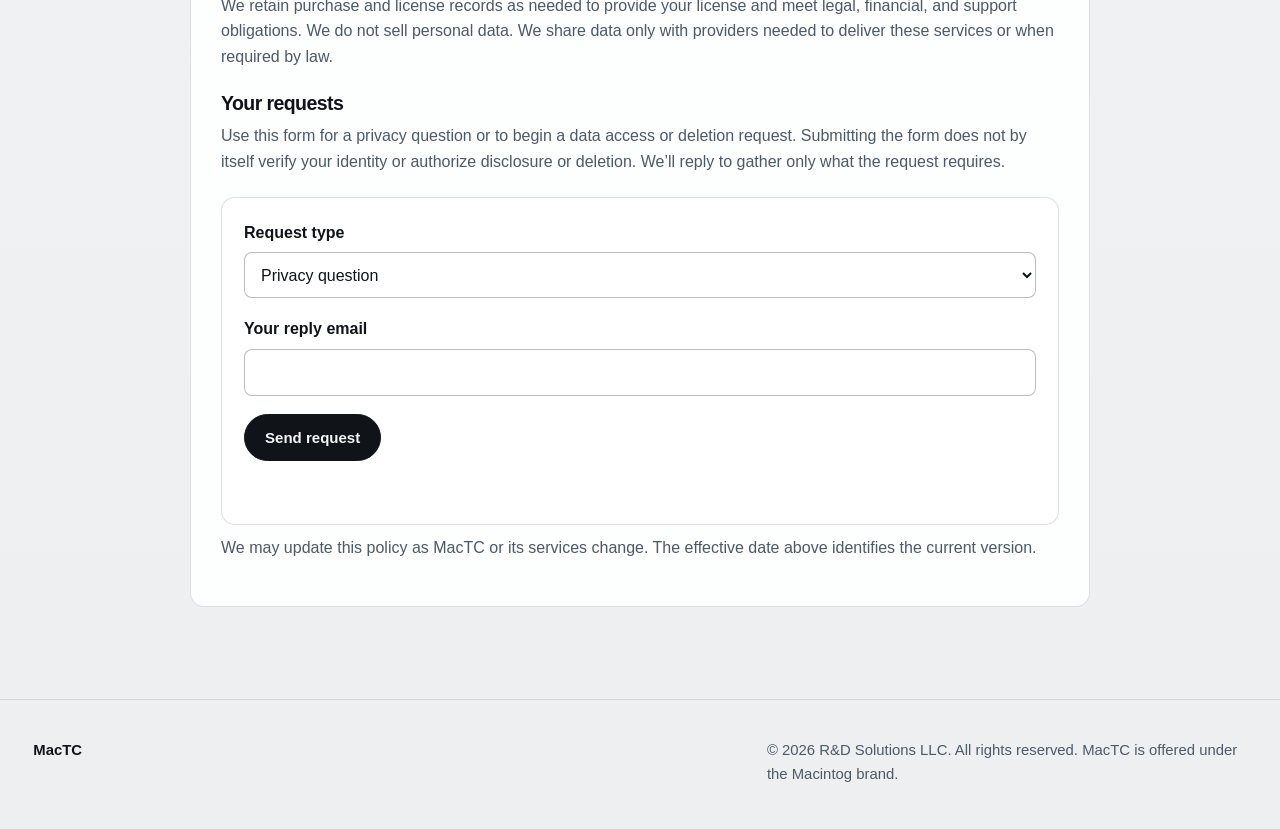
<file: privacy.html>
<!doctype html>
<html lang="en">
  <head>
    <meta charset="UTF-8" />
    <meta name="viewport" content="width=device-width, initial-scale=1.0" />
    <title>MacTC Privacy Policy</title>
    <meta
      name="description"
      content="Privacy policy for the MacTC website, support-capture, and in-app purchase operations."
    />
    <meta name="robots" content="noindex,follow" />
    <link
      rel="canonical"
      href="https://mactc.dev/privacy.html"
    />
    <meta name="theme-color" content="#07090b" />
    <link rel="icon" href="assets/images/mactc-app-icon.png" />
    <script>
      (function () {
        var root = document.documentElement;
        function setThemeColor(isDark) {
          var themeColor = document.querySelector('meta[name="theme-color"]');
          if (themeColor) {
            themeColor.setAttribute("content", isDark ? "#07090b" : "#f4f5f7");
          }
        }
        try {
          var mode = localStorage.getItem("mactc-theme-mode") || "auto";
          if (mode !== "auto" && mode !== "dark" && mode !== "light") {
            mode = "auto";
          }
          var isDark =
            mode === "dark" ||
            (mode === "auto" &&
              window.matchMedia("(prefers-color-scheme: dark)").matches);
          root.setAttribute("data-theme", isDark ? "dark" : "light");
          root.setAttribute("data-theme-mode", mode);
          setThemeColor(isDark);
        } catch (error) {
          var fallbackDark = window.matchMedia(
            "(prefers-color-scheme: dark)",
          ).matches;
          root.setAttribute("data-theme", fallbackDark ? "dark" : "light");
          root.setAttribute("data-theme-mode", "auto");
          setThemeColor(fallbackDark);
        }
      })();
    </script>
    <link rel="stylesheet" href="assets/css/site.css?v=20260820c" />
    <script defer src="assets/js/site.js?v=20260820c"></script>
  </head>
  <body>
    <header class="site-header">
      <div class="container header-inner">
        <a class="brand" href="index.html" aria-label="MacTC home">
          <span class="brand-mark">
            <img
              src="assets/images/mactc-app-icon.png"
              alt=""
              class="brand-icon"
              width="256"
              height="256"
              decoding="async"
            />
          </span>
          <span class="brand-text">MacTC</span>
        </a>
        <div class="nav-tools">
          <nav class="main-nav" aria-label="Main navigation">
            <a href="index.html">Home</a>
            <a href="pricing.html">Pricing</a>
            <a href="blog.html">Blog</a>
            <a href="terms.html">EULA</a>
            <a href="refund.html">Refunds</a>
            <a href="privacy.html">Privacy</a>
          </nav>
          <button class="theme-toggle" type="button" data-theme-toggle>
            <span class="theme-toggle-pip" aria-hidden="true"></span>
            <span data-theme-toggle-label>Mode: Auto</span>
          </button>
        </div>
      </div>
    </header>

    <main class="container content-narrow legal reveal">
      <p class="eyebrow">LEGAL</p>
      <h1>Privacy Policy</h1>
      <p>Effective date: August 20, 2026</p>
      <p>
        MacTC is offered by R&amp;D Solutions LLC under the Macintog brand.
        R&amp;D Solutions LLC handles the limited website, support, purchase,
        and license operations described here. Purchases are initiated in MacTC
        and completed through Paddle’s secure checkout in your browser.
      </p>

      <h2>Information processed on your Mac</h2>
      <p>
        MacTC processes thermal, performance, and fan information on your Mac.
        In System mode, MacTC evaluates fan behavior while macOS controls the
        fans. MacTC does not send this operational telemetry to us unless you
        choose Capture &amp; Submit.
      </p>

      <h2>Trials, purchases, and licenses</h2>
      <p>
        To provide trials, purchases, restores, installation management,
        compatibility, and paid access, we process limited purchase, device,
        and software information. This includes an opaque installation
        identifier, general Mac model, operating system and app version,
        activation information, purchase email, transaction identifiers, and
        purchase, refund, or payment-reversal status. We use that status to
        grant or end paid access.
      </p>
      <p>
        During an active trial, MacTC may occasionally contact the license
        service to determine whether the trial period has been extended.
        License operations do not send serial numbers, hardware UUIDs,
        hostnames, usernames, Apple Account information, storage details, or
        user-provided device labels.
      </p>
      <p>
        Paddle is the merchant of record and processes payment-card details
        under its own privacy obligations and policy. MacTC does not receive
        payment-card details.
      </p>

      <h2>Support captures</h2>
      <p>
        Capture &amp; Submit is optional and user-initiated. When you choose it,
        MacTC records and uploads a sanitized diagnostic capture to MacTC
        support and keeps a copy on your Mac. The submitted capture is designed
        not to include personal files, app contents, information about other
        running apps, usernames, hardware serial numbers, or license
        information.
      </p>
      <p>
        Submitted captures may be used to provide support, diagnose issues,
        improve MacTC, prevent abuse, and operate the support service. Uploaded
        captures and related server-side processing records are stored
        privately, are not sold or public, and are retained for no longer than
        21 days. Incomplete or rejected uploads and some processing records are
        deleted sooner.
      </p>

      <h2>Hardware surveys</h2>
      <p>
        Participate in Hardware Survey is optional and user-initiated. It sends
        the Mac model and Apple Silicon identifiers, SMC key names and data
        formats, fan count and identifiers, supported fan-speed ranges, and the
        app and operating-system identity needed to interpret those facts. The
        survey includes only technical information common to your Mac model and
        hardware configuration.
      </p>
      <p>
        MacTC development uses this information to support as many hardware
        configurations as possible. Survey objects and receipts are stored
        privately and retained for no longer than 21 days. The connection IP
        address is not written into the survey or its receipt; it may appear
        briefly in service or security logs and is used in one-way abuse-rate
        buckets retained for no longer than 24 hours.
      </p>

      <h2>Website and service providers</h2>
      <p>
        The website stores a color-theme preference in your browser and does
        not include advertising or analytics trackers. Hosting, payment, email,
        update, and support providers may process basic connection and service
        information needed to deliver the website, licensing, purchase,
        recovery, update, and support functions.
      </p>

      <h2>Retention and sharing</h2>
      <p>
        We retain purchase and license records as needed to provide your
        license and meet legal, financial, and support obligations. We do not
        sell personal data. We share data only with providers needed to deliver
        these services or when required by law.
      </p>

      <h2>Your requests</h2>
      <p>
        Use this form for a privacy question or to begin a data access or
        deletion request. Submitting the form does not by itself verify your
        identity or authorize disclosure or deletion. We’ll reply to gather
        only what the request requires.
      </p>
      <form
        class="support-intake-form pricing-cta"
        data-support-form
        data-support-endpoint="https://registration.mactc.dev/support/privacy"
        data-pending-label="Sending request…"
        data-success-message="Request received. We’ll reply at the email you provided."
      >
        <div class="support-form-field">
          <label for="privacy-request-type">Request type</label>
          <select id="privacy-request-type" name="request_type" required>
            <option value="question">Privacy question</option>
            <option value="access">Data access request</option>
            <option value="deletion">Data deletion request</option>
          </select>
        </div>
        <div class="support-form-field">
          <label for="privacy-reply-email">Your reply email</label>
          <input
            id="privacy-reply-email"
            name="reply_email"
            type="email"
            autocomplete="email"
            maxlength="254"
            required
          />
        </div>
        <div class="support-form-trap" aria-hidden="true">
          <label for="privacy-company">Company</label>
          <input
            id="privacy-company"
            name="company"
            type="text"
            autocomplete="off"
            tabindex="-1"
          />
        </div>
        <button class="btn btn-primary" type="submit">Send request</button>
        <p class="support-form-status" data-support-form-status role="status" aria-live="polite"></p>
      </form>
      <p>
        We may update this policy as MacTC or its services change. The effective
        date above identifies the current version.
      </p>
    </main>

    <footer class="site-footer">
      <div class="container footer-inner">
        <p class="footer-brand">MacTC</p>
        <p class="footer-meta">
          &copy; <span data-year></span> R&amp;D Solutions LLC. All rights
          reserved. MacTC is offered under the Macintog brand.
        </p>
      </div>
    </footer>
  </body>
</html>
</file>
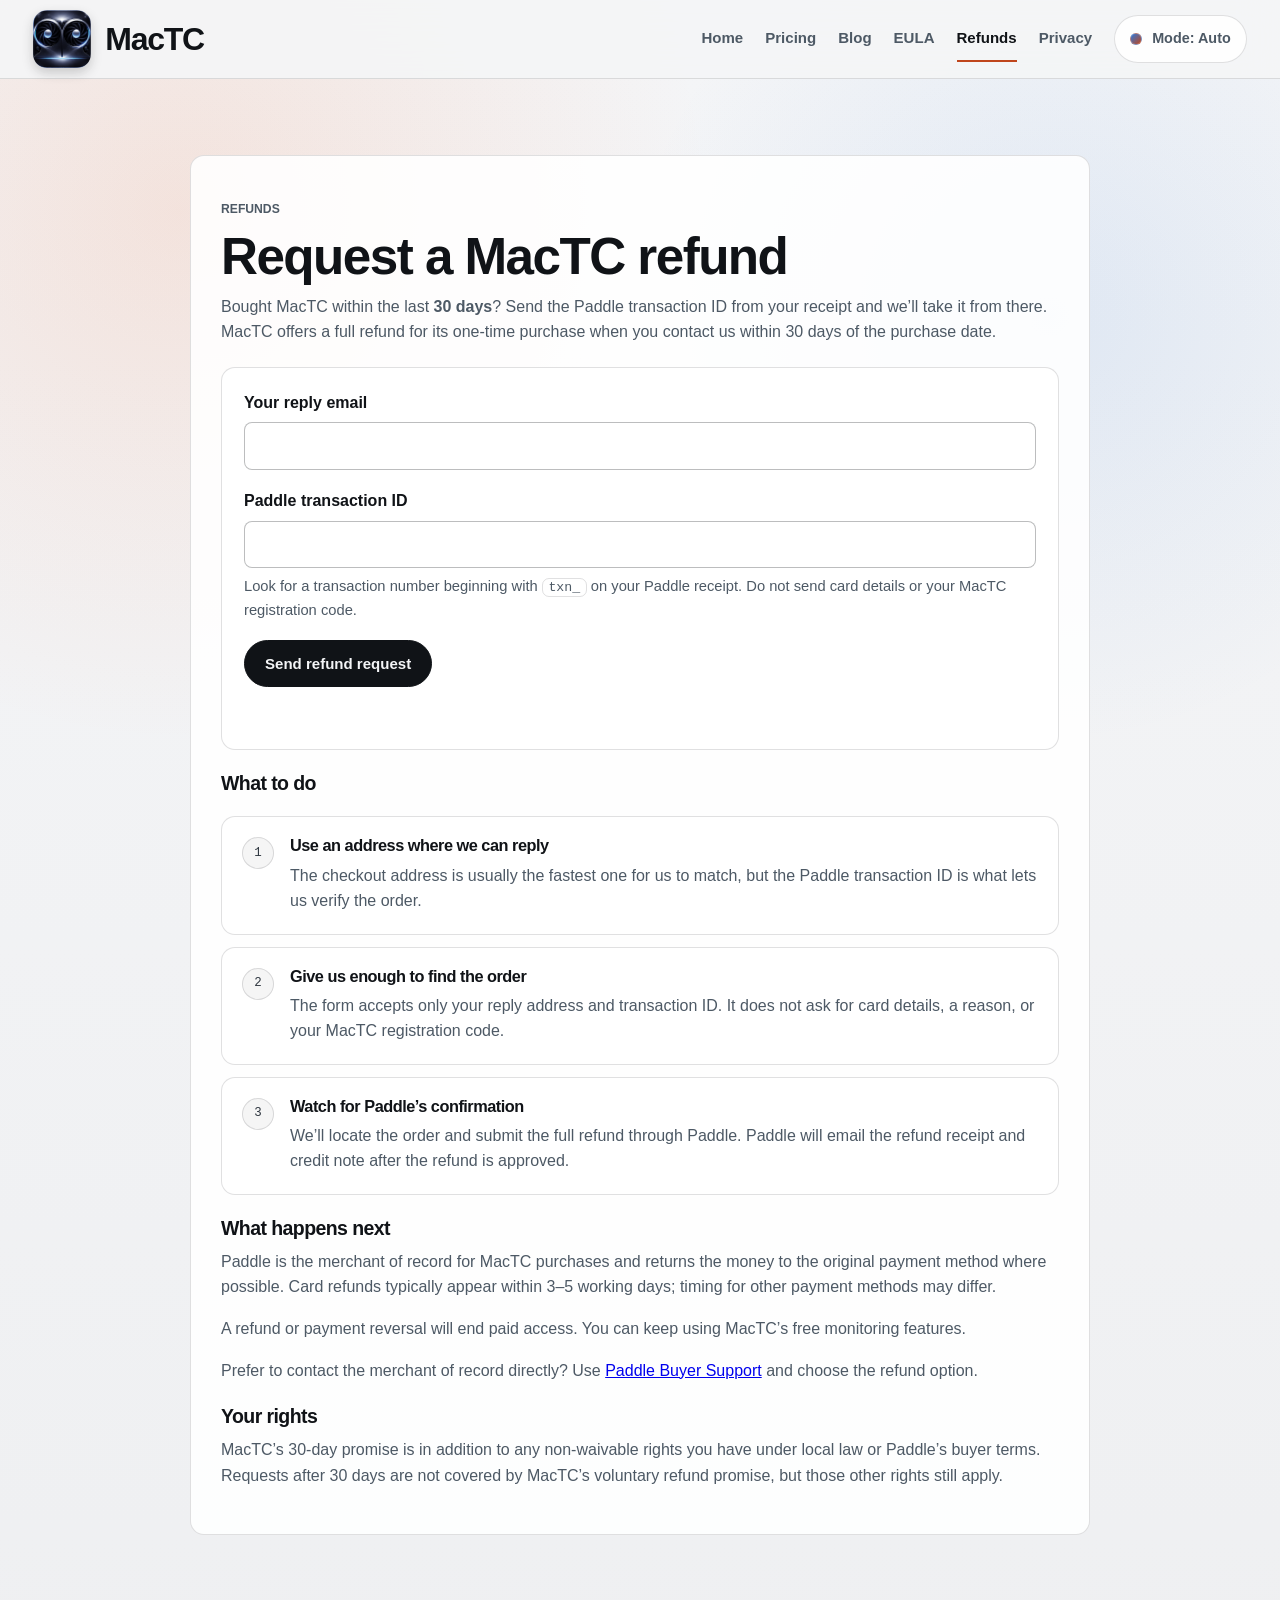
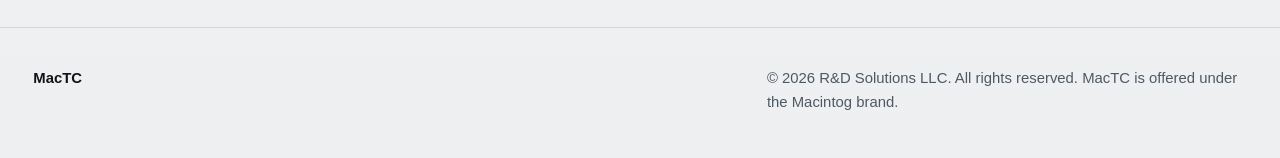
<file: refund.html>
<!doctype html>
<html lang="en">
  <head>
    <meta charset="UTF-8" />
    <meta name="viewport" content="width=device-width, initial-scale=1.0" />
    <title>MacTC Refund Policy</title>
    <meta
      name="description"
      content="Request a MacTC refund within 30 days and learn what to send, what happens next, and how Paddle returns your payment."
    />
    <meta name="robots" content="noindex,follow" />
    <link
      rel="canonical"
      href="https://mactc.dev/refund.html"
    />
    <meta name="theme-color" content="#07090b" />
    <link rel="icon" href="assets/images/mactc-app-icon.png" />
    <script>
      (function () {
        var root = document.documentElement;
        function setThemeColor(isDark) {
          var themeColor = document.querySelector('meta[name="theme-color"]');
          if (themeColor) {
            themeColor.setAttribute("content", isDark ? "#07090b" : "#f4f5f7");
          }
        }
        try {
          var mode = localStorage.getItem("mactc-theme-mode") || "auto";
          if (mode !== "auto" && mode !== "dark" && mode !== "light") {
            mode = "auto";
          }
          var isDark =
            mode === "dark" ||
            (mode === "auto" &&
              window.matchMedia("(prefers-color-scheme: dark)").matches);
          root.setAttribute("data-theme", isDark ? "dark" : "light");
          root.setAttribute("data-theme-mode", mode);
          setThemeColor(isDark);
        } catch (error) {
          var fallbackDark = window.matchMedia(
            "(prefers-color-scheme: dark)",
          ).matches;
          root.setAttribute("data-theme", fallbackDark ? "dark" : "light");
          root.setAttribute("data-theme-mode", "auto");
          setThemeColor(fallbackDark);
        }
      })();
    </script>
    <link rel="stylesheet" href="assets/css/site.css?v=20260820c" />
    <script defer src="assets/js/site.js?v=20260820c"></script>
  </head>
  <body>
    <header class="site-header">
      <div class="container header-inner">
        <a class="brand" href="index.html" aria-label="MacTC home">
          <span class="brand-mark">
            <img
              src="assets/images/mactc-app-icon.png"
              alt=""
              class="brand-icon"
              width="256"
              height="256"
              decoding="async"
            />
          </span>
          <span class="brand-text">MacTC</span>
        </a>
        <div class="nav-tools">
          <nav class="main-nav" aria-label="Main navigation">
            <a href="index.html">Home</a>
            <a href="pricing.html">Pricing</a>
            <a href="blog.html">Blog</a>
            <a href="terms.html">EULA</a>
            <a href="refund.html">Refunds</a>
            <a href="privacy.html">Privacy</a>
          </nav>
          <button class="theme-toggle" type="button" data-theme-toggle>
            <span class="theme-toggle-pip" aria-hidden="true"></span>
            <span data-theme-toggle-label>Mode: Auto</span>
          </button>
        </div>
      </div>
    </header>

    <main class="container content-narrow legal reveal">
      <p class="eyebrow">REFUNDS</p>
      <h1>Request a MacTC refund</h1>
      <p>
        Bought MacTC within the last <strong>30 days</strong>? Send the Paddle
        transaction ID from your receipt and we’ll take it from there. MacTC
        offers a full refund for its one-time purchase when you contact us
        within 30 days of the purchase date.
      </p>

      <form
        class="support-intake-form pricing-cta"
        data-support-form
        data-support-endpoint="https://registration.mactc.dev/support/refund"
        data-pending-label="Sending request…"
        data-success-message="Request received. If Paddle confirms the transaction, we’ll reply at the email you provided."
      >
        <div class="support-form-field">
          <label for="refund-reply-email">Your reply email</label>
          <input
            id="refund-reply-email"
            name="reply_email"
            type="email"
            autocomplete="email"
            maxlength="254"
            required
          />
        </div>
        <div class="support-form-field">
          <label for="refund-transaction-id">Paddle transaction ID</label>
          <input
            id="refund-transaction-id"
            name="transaction_id"
            type="text"
            autocomplete="off"
            maxlength="128"
            aria-describedby="refund-transaction-help"
            required
          />
          <p class="support-form-help" id="refund-transaction-help">
            Look for a transaction number beginning with <code>txn_</code> on
            your Paddle receipt. Do not send card details or your MacTC
            registration code.
          </p>
        </div>
        <div class="support-form-trap" aria-hidden="true">
          <label for="refund-company">Company</label>
          <input
            id="refund-company"
            name="company"
            type="text"
            autocomplete="off"
            tabindex="-1"
          />
        </div>
        <button class="btn btn-primary" type="submit">Send refund request</button>
        <p class="support-form-status" data-support-form-status role="status" aria-live="polite"></p>
      </form>

      <h2>What to do</h2>
      <ol class="steps pricing-cta">
        <li>
          <span>1</span>
          <div>
            <h3>Use an address where we can reply</h3>
            <p>
              The checkout address is usually the fastest one for us to match,
              but the Paddle transaction ID is what lets us verify the order.
            </p>
          </div>
        </li>
        <li>
          <span>2</span>
          <div>
            <h3>Give us enough to find the order</h3>
            <p>
              The form accepts only your reply address and transaction ID. It
              does not ask for card details, a reason, or your MacTC
              registration code.
            </p>
          </div>
        </li>
        <li>
          <span>3</span>
          <div>
            <h3>Watch for Paddle’s confirmation</h3>
            <p>
              We’ll locate the order and submit the full refund through Paddle.
              Paddle will email the refund receipt and credit note after the
              refund is approved.
            </p>
          </div>
        </li>
      </ol>

      <h2>What happens next</h2>
      <p>
        Paddle is the merchant of record for MacTC purchases and returns the
        money to the original payment method where possible. Card refunds
        typically appear within 3–5 working days; timing for other payment
        methods may differ.
      </p>
      <p>
        A refund or payment reversal will end paid access. You can keep using
        MacTC’s free monitoring features.
      </p>
      <p>
        Prefer to contact the merchant of record directly? Use
        <a href="https://paddle.net/">Paddle Buyer Support</a> and choose the
        refund option.
      </p>

      <h2>Your rights</h2>
      <p>
        MacTC’s 30-day promise is in addition to any non-waivable rights you
        have under local law or Paddle’s buyer terms. Requests after 30 days are
        not covered by MacTC’s voluntary refund promise, but those other rights
        still apply.
      </p>
    </main>

    <footer class="site-footer">
      <div class="container footer-inner">
        <p class="footer-brand">MacTC</p>
        <p class="footer-meta">
          &copy; <span data-year></span> R&amp;D Solutions LLC. All rights
          reserved. MacTC is offered under the Macintog brand.
        </p>
      </div>
    </footer>
  </body>
</html>
</file>
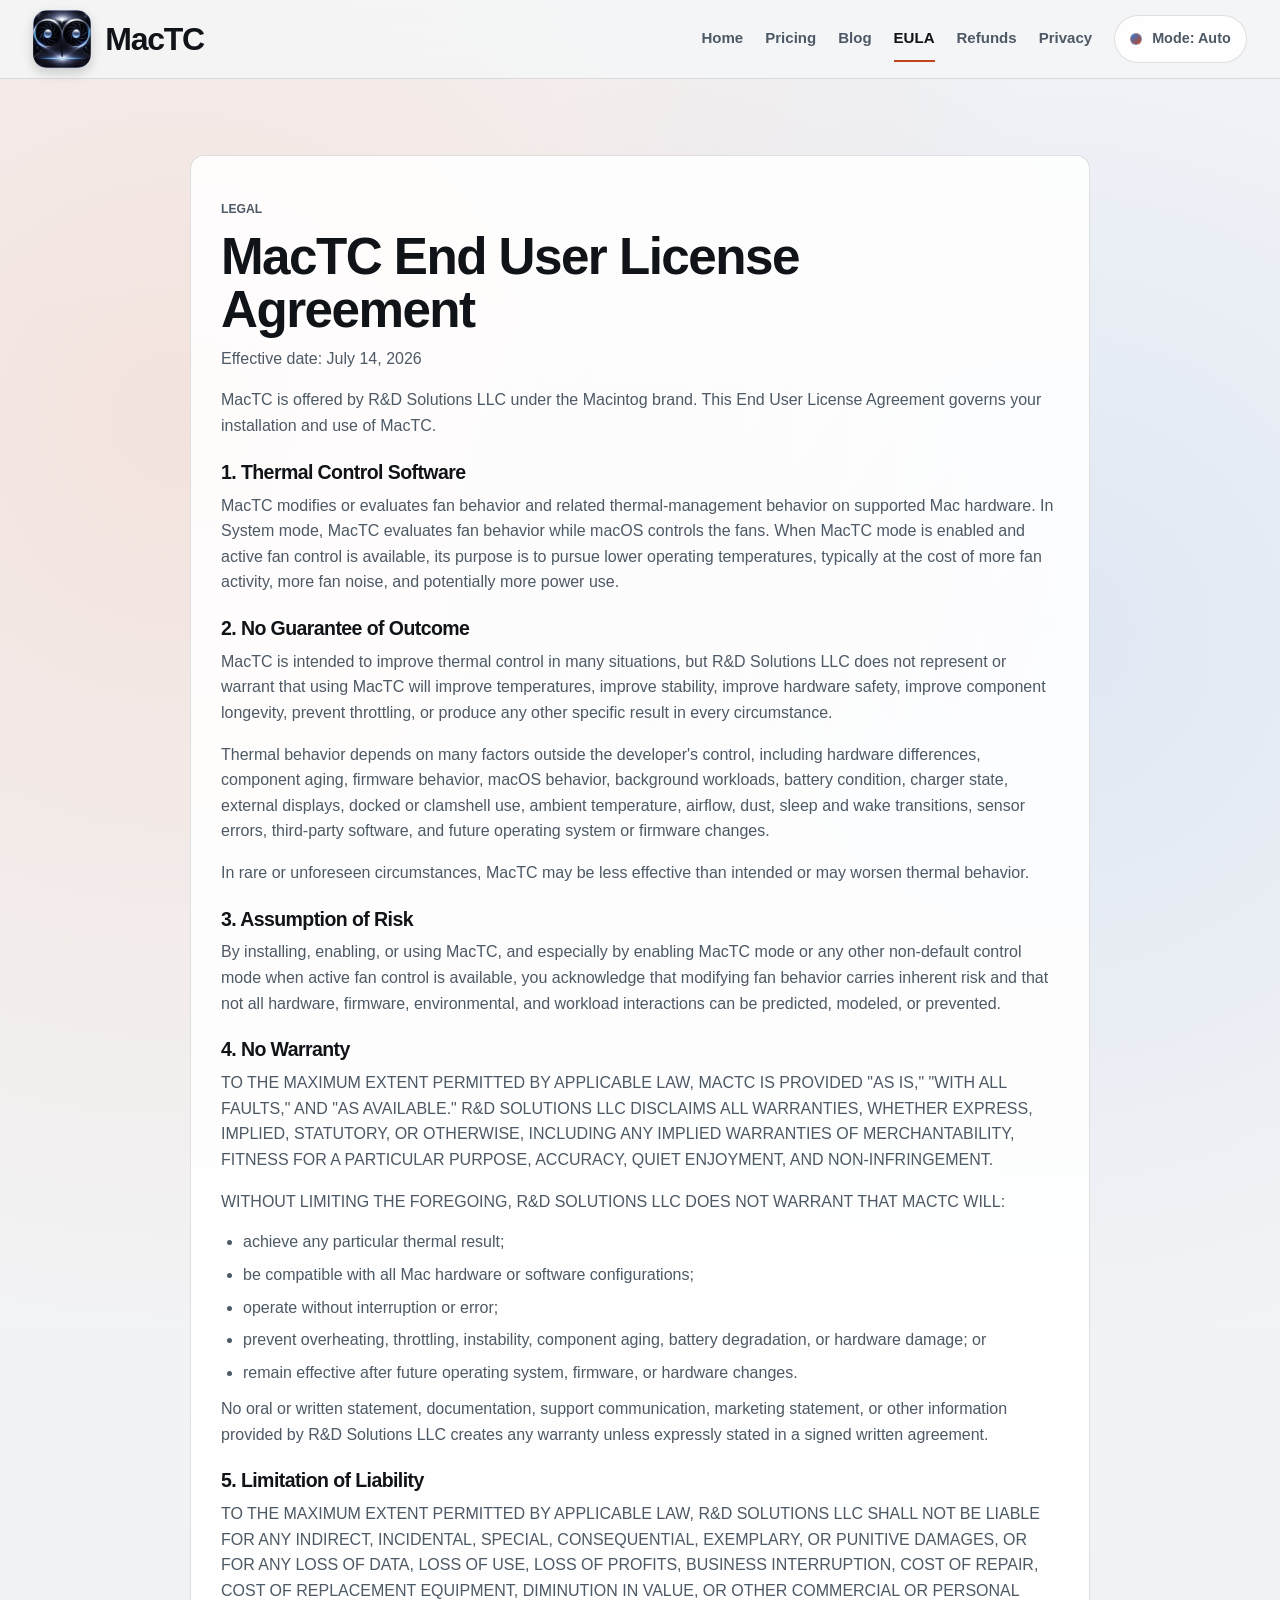
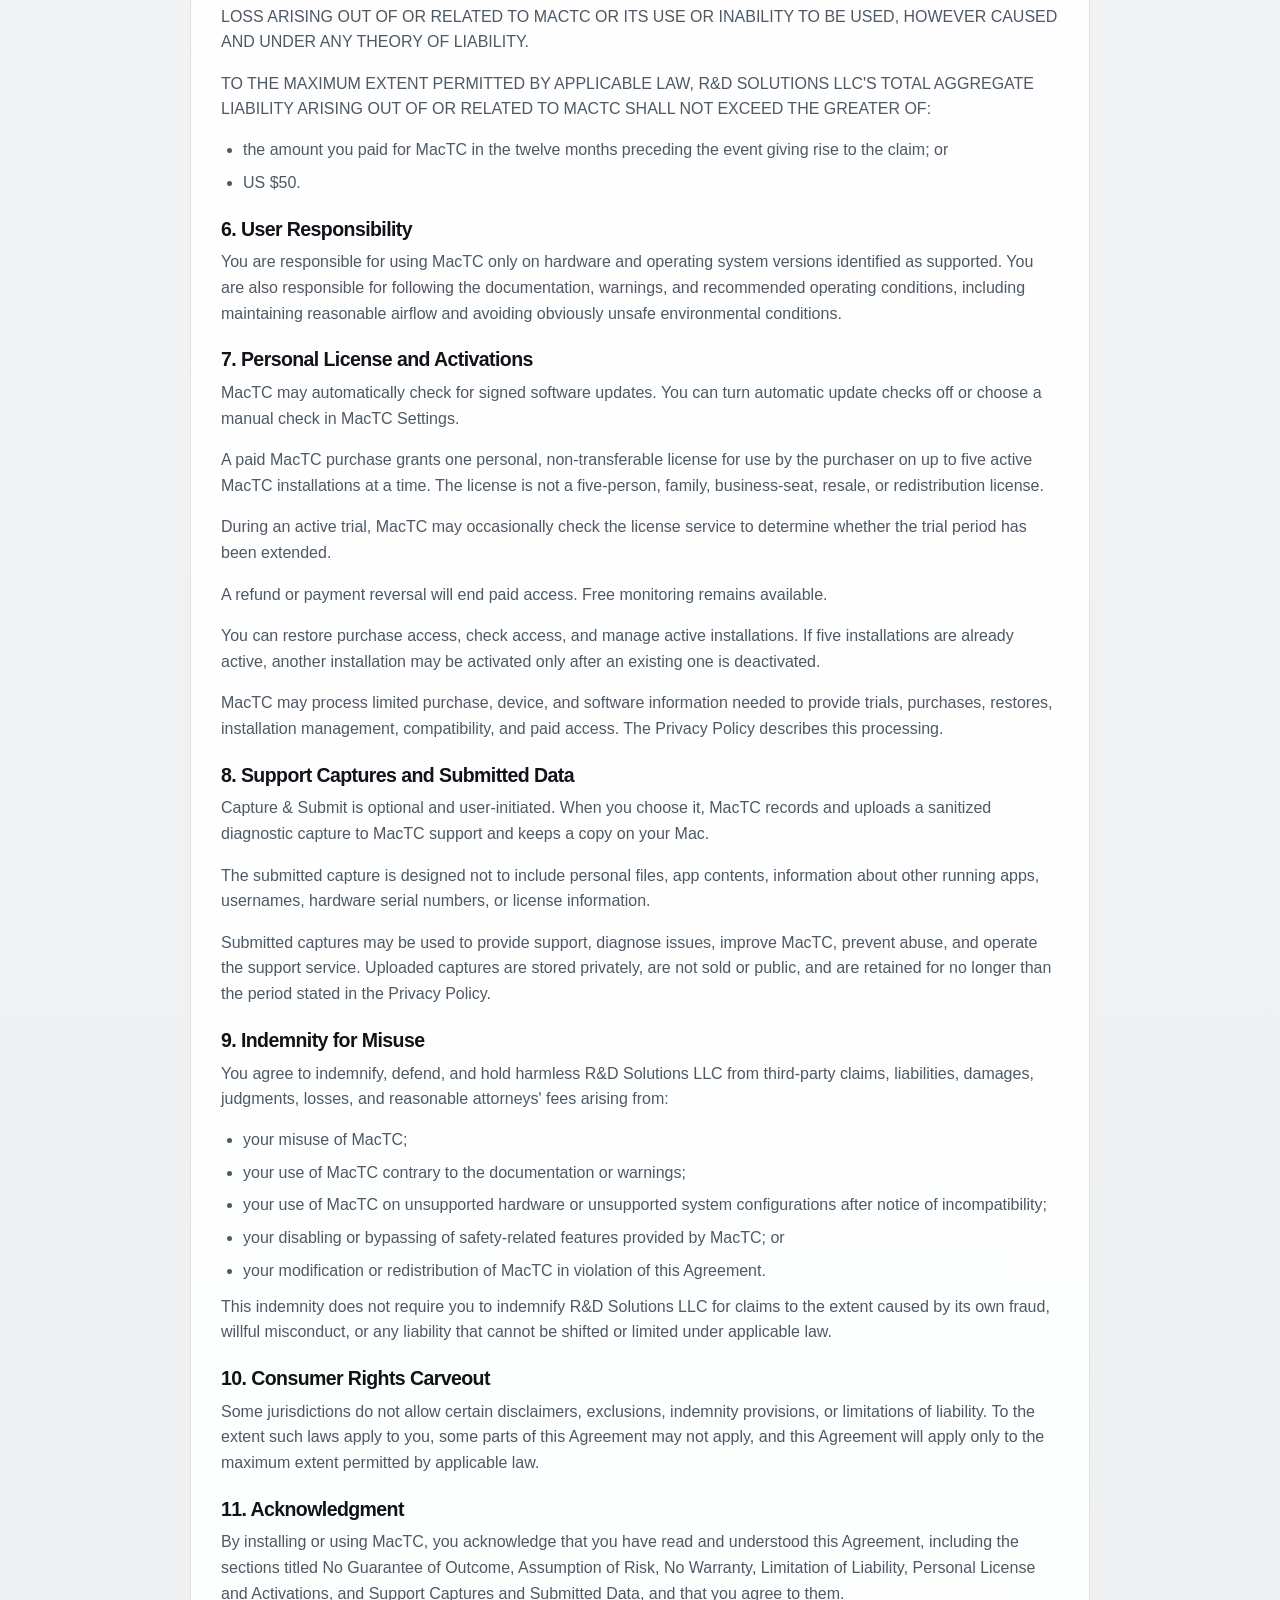
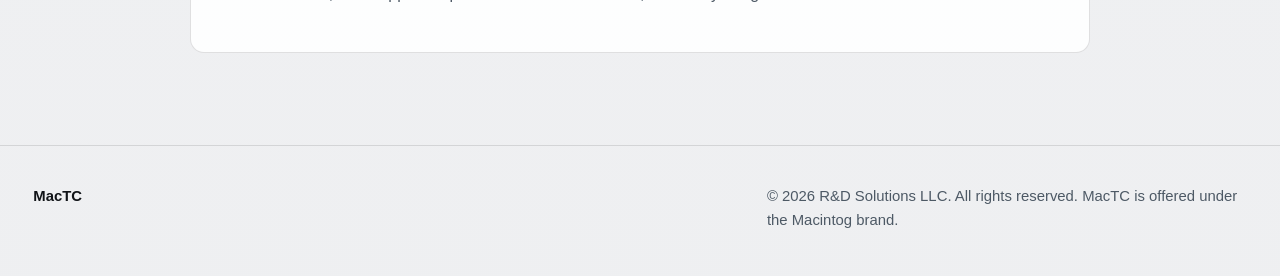
<file: terms.html>
<!doctype html>
<html lang="en">
  <head>
    <meta charset="UTF-8" />
    <meta name="viewport" content="width=device-width, initial-scale=1.0" />
    <title>MacTC EULA</title>
    <meta
      name="description"
      content="End User License Agreement for MacTC, including thermal-control disclosures, warranty limits, and liability terms."
    />
    <meta name="robots" content="noindex,follow" />
    <link rel="canonical" href="https://mactc.dev/terms.html" />
    <meta name="theme-color" content="#07090b" />
    <link rel="icon" href="assets/images/mactc-app-icon.png" />
    <script>
      (function () {
        var root = document.documentElement;
        function setThemeColor(isDark) {
          var themeColor = document.querySelector('meta[name="theme-color"]');
          if (themeColor) {
            themeColor.setAttribute("content", isDark ? "#07090b" : "#f4f5f7");
          }
        }
        try {
          var mode = localStorage.getItem("mactc-theme-mode") || "auto";
          if (mode !== "auto" && mode !== "dark" && mode !== "light") {
            mode = "auto";
          }
          var isDark =
            mode === "dark" ||
            (mode === "auto" &&
              window.matchMedia("(prefers-color-scheme: dark)").matches);
          root.setAttribute("data-theme", isDark ? "dark" : "light");
          root.setAttribute("data-theme-mode", mode);
          setThemeColor(isDark);
        } catch (error) {
          var fallbackDark = window.matchMedia(
            "(prefers-color-scheme: dark)",
          ).matches;
          root.setAttribute("data-theme", fallbackDark ? "dark" : "light");
          root.setAttribute("data-theme-mode", "auto");
          setThemeColor(fallbackDark);
        }
      })();
    </script>
    <link rel="stylesheet" href="assets/css/site.css?v=20260820c" />
    <script defer src="assets/js/site.js?v=20260820c"></script>
  </head>
  <body>
    <header class="site-header">
      <div class="container header-inner">
        <a class="brand" href="index.html" aria-label="MacTC home">
          <span class="brand-mark">
            <img
              src="assets/images/mactc-app-icon.png"
              alt=""
              class="brand-icon"
              width="256"
              height="256"
              decoding="async"
            />
          </span>
          <span class="brand-text">MacTC</span>
        </a>
        <div class="nav-tools">
          <nav class="main-nav" aria-label="Main navigation">
            <a href="index.html">Home</a>
            <a href="pricing.html">Pricing</a>
            <a href="blog.html">Blog</a>
            <a href="terms.html">EULA</a>
            <a href="refund.html">Refunds</a>
            <a href="privacy.html">Privacy</a>
          </nav>
          <button class="theme-toggle" type="button" data-theme-toggle>
            <span class="theme-toggle-pip" aria-hidden="true"></span>
            <span data-theme-toggle-label>Mode: Auto</span>
          </button>
        </div>
      </div>
    </header>

    <main class="container content-narrow legal reveal">
      <!-- BEGIN GENERATED EULA -->
      <p class="eyebrow">LEGAL</p>
      <h1>MacTC End User License Agreement</h1>
      <p>Effective date: July 14, 2026</p>
      <p>MacTC is offered by R&amp;D Solutions LLC under the Macintog brand. This End User License Agreement governs your installation and use of MacTC.</p>
      <h2>1. Thermal Control Software</h2>
      <p>MacTC modifies or evaluates fan behavior and related thermal-management behavior on supported Mac hardware. In System mode, MacTC evaluates fan behavior while macOS controls the fans. When MacTC mode is enabled and active fan control is available, its purpose is to pursue lower operating temperatures, typically at the cost of more fan activity, more fan noise, and potentially more power use.</p>
      <h2>2. No Guarantee of Outcome</h2>
      <p>MacTC is intended to improve thermal control in many situations, but R&amp;D Solutions LLC does not represent or warrant that using MacTC will improve temperatures, improve stability, improve hardware safety, improve component longevity, prevent throttling, or produce any other specific result in every circumstance.</p>
      <p>Thermal behavior depends on many factors outside the developer&#x27;s control, including hardware differences, component aging, firmware behavior, macOS behavior, background workloads, battery condition, charger state, external displays, docked or clamshell use, ambient temperature, airflow, dust, sleep and wake transitions, sensor errors, third-party software, and future operating system or firmware changes.</p>
      <p>In rare or unforeseen circumstances, MacTC may be less effective than intended or may worsen thermal behavior.</p>
      <h2>3. Assumption of Risk</h2>
      <p>By installing, enabling, or using MacTC, and especially by enabling MacTC mode or any other non-default control mode when active fan control is available, you acknowledge that modifying fan behavior carries inherent risk and that not all hardware, firmware, environmental, and workload interactions can be predicted, modeled, or prevented.</p>
      <h2>4. No Warranty</h2>
      <p>TO THE MAXIMUM EXTENT PERMITTED BY APPLICABLE LAW, MACTC IS PROVIDED &quot;AS IS,&quot; &quot;WITH ALL FAULTS,&quot; AND &quot;AS AVAILABLE.&quot; R&amp;D SOLUTIONS LLC DISCLAIMS ALL WARRANTIES, WHETHER EXPRESS, IMPLIED, STATUTORY, OR OTHERWISE, INCLUDING ANY IMPLIED WARRANTIES OF MERCHANTABILITY, FITNESS FOR A PARTICULAR PURPOSE, ACCURACY, QUIET ENJOYMENT, AND NON-INFRINGEMENT.</p>
      <p>WITHOUT LIMITING THE FOREGOING, R&amp;D SOLUTIONS LLC DOES NOT WARRANT THAT MACTC WILL:</p>
      <ul>
  <li>achieve any particular thermal result;</li>
  <li>be compatible with all Mac hardware or software configurations;</li>
  <li>operate without interruption or error;</li>
  <li>prevent overheating, throttling, instability, component aging, battery degradation, or hardware damage; or</li>
  <li>remain effective after future operating system, firmware, or hardware changes.</li>
</ul>
      <p>No oral or written statement, documentation, support communication, marketing statement, or other information provided by R&amp;D Solutions LLC creates any warranty unless expressly stated in a signed written agreement.</p>
      <h2>5. Limitation of Liability</h2>
      <p>TO THE MAXIMUM EXTENT PERMITTED BY APPLICABLE LAW, R&amp;D SOLUTIONS LLC SHALL NOT BE LIABLE FOR ANY INDIRECT, INCIDENTAL, SPECIAL, CONSEQUENTIAL, EXEMPLARY, OR PUNITIVE DAMAGES, OR FOR ANY LOSS OF DATA, LOSS OF USE, LOSS OF PROFITS, BUSINESS INTERRUPTION, COST OF REPAIR, COST OF REPLACEMENT EQUIPMENT, DIMINUTION IN VALUE, OR OTHER COMMERCIAL OR PERSONAL LOSS ARISING OUT OF OR RELATED TO MACTC OR ITS USE OR INABILITY TO BE USED, HOWEVER CAUSED AND UNDER ANY THEORY OF LIABILITY.</p>
      <p>TO THE MAXIMUM EXTENT PERMITTED BY APPLICABLE LAW, R&amp;D SOLUTIONS LLC&#x27;S TOTAL AGGREGATE LIABILITY ARISING OUT OF OR RELATED TO MACTC SHALL NOT EXCEED THE GREATER OF:</p>
      <ul>
  <li>the amount you paid for MacTC in the twelve months preceding the event giving rise to the claim; or</li>
  <li>US $50.</li>
</ul>
      <h2>6. User Responsibility</h2>
      <p>You are responsible for using MacTC only on hardware and operating system versions identified as supported. You are also responsible for following the documentation, warnings, and recommended operating conditions, including maintaining reasonable airflow and avoiding obviously unsafe environmental conditions.</p>
      <h2>7. Personal License and Activations</h2>
      <p>MacTC may automatically check for signed software updates. You can turn automatic update checks off or choose a manual check in MacTC Settings.</p>
      <p>A paid MacTC purchase grants one personal, non-transferable license for use by the purchaser on up to five active MacTC installations at a time. The license is not a five-person, family, business-seat, resale, or redistribution license.</p>
      <p>During an active trial, MacTC may occasionally check the license service to determine whether the trial period has been extended.</p>
      <p>A refund or payment reversal will end paid access. Free monitoring remains available.</p>
      <p>You can restore purchase access, check access, and manage active installations. If five installations are already active, another installation may be activated only after an existing one is deactivated.</p>
      <p>MacTC may process limited purchase, device, and software information needed to provide trials, purchases, restores, installation management, compatibility, and paid access. The Privacy Policy describes this processing.</p>
      <h2>8. Support Captures and Submitted Data</h2>
      <p>Capture &amp; Submit is optional and user-initiated. When you choose it, MacTC records and uploads a sanitized diagnostic capture to MacTC support and keeps a copy on your Mac.</p>
      <p>The submitted capture is designed not to include personal files, app contents, information about other running apps, usernames, hardware serial numbers, or license information.</p>
      <p>Submitted captures may be used to provide support, diagnose issues, improve MacTC, prevent abuse, and operate the support service. Uploaded captures are stored privately, are not sold or public, and are retained for no longer than the period stated in the Privacy Policy.</p>
      <h2>9. Indemnity for Misuse</h2>
      <p>You agree to indemnify, defend, and hold harmless R&amp;D Solutions LLC from third-party claims, liabilities, damages, judgments, losses, and reasonable attorneys&#x27; fees arising from:</p>
      <ul>
  <li>your misuse of MacTC;</li>
  <li>your use of MacTC contrary to the documentation or warnings;</li>
  <li>your use of MacTC on unsupported hardware or unsupported system configurations after notice of incompatibility;</li>
  <li>your disabling or bypassing of safety-related features provided by MacTC; or</li>
  <li>your modification or redistribution of MacTC in violation of this Agreement.</li>
</ul>
      <p>This indemnity does not require you to indemnify R&amp;D Solutions LLC for claims to the extent caused by its own fraud, willful misconduct, or any liability that cannot be shifted or limited under applicable law.</p>
      <h2>10. Consumer Rights Carveout</h2>
      <p>Some jurisdictions do not allow certain disclaimers, exclusions, indemnity provisions, or limitations of liability. To the extent such laws apply to you, some parts of this Agreement may not apply, and this Agreement will apply only to the maximum extent permitted by applicable law.</p>
      <h2>11. Acknowledgment</h2>
      <p>By installing or using MacTC, you acknowledge that you have read and understood this Agreement, including the sections titled No Guarantee of Outcome, Assumption of Risk, No Warranty, Limitation of Liability, Personal License and Activations, and Support Captures and Submitted Data, and that you agree to them.</p>
      <!-- END GENERATED EULA -->
    </main>

    <footer class="site-footer">
      <div class="container footer-inner">
        <p class="footer-brand">MacTC</p>
        <p class="footer-meta">
          &copy; <span data-year></span> R&amp;D Solutions LLC. All rights
          reserved. MacTC is offered under the Macintog brand.
        </p>
      </div>
    </footer>
  </body>
</html>
</file>
<file: assets/css/site.css>
:root {
  color-scheme: light;
  --bg: #f4f5f7;
  --bg-elevated: #ffffff;
  --panel: rgba(255, 255, 255, 0.88);
  --panel-strong: rgba(255, 255, 255, 0.98);
  --ink: #101317;
  --muted: #4d5965;
  --muted-strong: #303841;
  --line: rgba(16, 19, 23, 0.13);
  --line-strong: rgba(16, 19, 23, 0.28);
  --accent-hot: #bf451c;
  --accent-hot-strong: #a93613;
  --accent-cool: #2f78d8;
  --accent-cool-strong: #1e5fae;
  --ring: rgba(47, 120, 216, 0.42);
  --hero-haze-a: rgba(240, 106, 47, 0.13);
  --hero-haze-b: rgba(47, 120, 216, 0.1);
  --header-bg: rgba(244, 245, 247, 0.9);
  --header-border: rgba(16, 19, 23, 0.12);
  --footer-border: rgba(16, 19, 23, 0.12);
  --step-chip-bg: rgba(16, 19, 23, 0.04);
  --step-chip-border: rgba(16, 19, 23, 0.13);
  --shadow: 0 6px 14px rgba(16, 19, 23, 0.08);
  --radius: 14px;
  --radius-tight: 8px;
}

:root[data-theme="dark"] {
  color-scheme: dark;
  --bg: #07090b;
  --bg-elevated: #101418;
  --panel: rgba(14, 18, 23, 0.88);
  --panel-strong: rgba(20, 25, 31, 0.98);
  --ink: #edf1f4;
  --muted: #a6afb8;
  --muted-strong: #d0d6dc;
  --line: rgba(255, 255, 255, 0.11);
  --line-strong: rgba(255, 255, 255, 0.21);
  --accent-hot: #ff7443;
  --accent-hot-strong: #ff9467;
  --accent-cool: #70a7ff;
  --accent-cool-strong: #a9c9ff;
  --ring: rgba(255, 116, 67, 0.45);
  --hero-haze-a: rgba(255, 116, 67, 0.17);
  --hero-haze-b: rgba(24, 208, 176, 0.1);
  --header-bg: rgba(7, 9, 11, 0.72);
  --header-border: rgba(255, 255, 255, 0.08);
  --footer-border: rgba(255, 255, 255, 0.09);
  --step-chip-bg: rgba(255, 255, 255, 0.03);
  --step-chip-border: rgba(255, 255, 255, 0.1);
  --shadow: 0 8px 16px rgba(0, 0, 0, 0.32);
}

@media (prefers-color-scheme: dark) {
  :root:not([data-theme]) {
    color-scheme: dark;
    --bg: #07090b;
    --bg-elevated: #101418;
    --panel: rgba(14, 18, 23, 0.88);
    --panel-strong: rgba(20, 25, 31, 0.98);
    --ink: #edf1f4;
    --muted: #a6afb8;
    --muted-strong: #d0d6dc;
    --line: rgba(255, 255, 255, 0.11);
    --line-strong: rgba(255, 255, 255, 0.21);
    --accent-hot: #ff7443;
    --accent-hot-strong: #ff9467;
    --accent-cool: #70a7ff;
    --accent-cool-strong: #a9c9ff;
    --ring: rgba(255, 116, 67, 0.45);
    --hero-haze-a: rgba(255, 116, 67, 0.17);
    --hero-haze-b: rgba(24, 208, 176, 0.1);
    --header-bg: rgba(7, 9, 11, 0.72);
    --header-border: rgba(255, 255, 255, 0.08);
    --footer-border: rgba(255, 255, 255, 0.09);
    --step-chip-bg: rgba(255, 255, 255, 0.03);
    --step-chip-border: rgba(255, 255, 255, 0.1);
    --shadow: 0 8px 16px rgba(0, 0, 0, 0.32);
  }
}

* {
  box-sizing: border-box;
}

html,
body {
  margin: 0;
  padding: 0;
}

html {
  scroll-behavior: smooth;
  background: var(--bg, #07090b);
}

body {
  position: relative;
  background-color: var(--bg, #07090b);
  background:
    radial-gradient(circle at 14% 12%, var(--hero-haze-a), transparent 28%),
    radial-gradient(circle at 82% 18%, var(--hero-haze-b), transparent 24%),
    linear-gradient(180deg, rgba(255, 255, 255, 0.02), rgba(0, 0, 0, 0.025)),
    var(--bg);
  color: var(--ink);
  font-family: "Avenir Next", "Helvetica Neue", Helvetica, Arial, sans-serif;
  line-height: 1.6;
  overflow-x: hidden;
}

body::after {
  content: "";
  position: fixed;
  inset: 0;
  background:
    radial-gradient(
      circle at 20% 0%,
      rgba(255, 255, 255, 0.025),
      transparent 32%
    ),
    radial-gradient(
      circle at 100% 24%,
      rgba(255, 255, 255, 0.02),
      transparent 26%
    );
  pointer-events: none;
  z-index: -1;
}

.container {
  width: min(1320px, calc(100% - clamp(32px, 4.5vw, 72px)));
  margin: 0 auto;
  padding-inline: clamp(2px, 0.35vw, 8px);
}

.container-wide {
  width: min(1480px, calc(100% - clamp(32px, 4.5vw, 96px)));
  padding-inline: clamp(8px, 1vw, 18px);
}

.content-narrow {
  width: min(900px, calc(100% - clamp(32px, 4.5vw, 72px)));
}

.site-header {
  position: sticky;
  top: 0;
  z-index: 40;
  backdrop-filter: blur(18px);
  background: var(--header-bg);
  border-bottom: 1px solid var(--header-border);
}

.header-inner,
.nav-wrap {
  display: flex;
  justify-content: space-between;
  align-items: center;
  gap: 28px;
  min-height: 78px;
}

.nav-tools {
  display: inline-flex;
  align-items: center;
  gap: 22px;
  flex-wrap: wrap;
}

.brand {
  display: inline-flex;
  align-items: center;
  gap: 14px;
  color: inherit;
  text-decoration: none;
}

.brand-mark {
  display: inline-grid;
  place-items: center;
  width: 58px;
  height: 58px;
  border-radius: 14px;
  overflow: hidden;
  box-shadow: 0 5px 12px rgba(0, 0, 0, 0.18);
}

.brand-icon {
  display: block;
  width: 100%;
  height: 100%;
  object-fit: cover;
}

.brand-text {
  font-size: 2rem;
  font-weight: 600;
  letter-spacing: -0.04em;
  line-height: 1;
}

.main-nav {
  display: inline-flex;
  gap: 22px;
  flex-wrap: wrap;
  row-gap: 6px;
}

.main-nav a {
  color: var(--muted);
  text-decoration: none;
  font-size: 0.94rem;
  font-weight: 600;
  letter-spacing: 0;
  padding: 10px 0;
  border-bottom: 2px solid transparent;
  transition:
    color 140ms ease,
    border-color 140ms ease;
}

.main-nav a:hover,
.main-nav a[aria-current="page"] {
  color: var(--ink);
  border-bottom-color: var(--accent-hot);
}

.theme-toggle {
  border: 1px solid var(--line);
  border-radius: 999px;
  background: var(--panel);
  color: var(--muted);
  display: inline-flex;
  align-items: center;
  gap: 10px;
  padding: 11px 15px;
  font: inherit;
  font-size: 0.9rem;
  font-weight: 600;
  cursor: pointer;
  transition:
    transform 140ms ease,
    background 140ms ease,
    color 140ms ease;
}

.theme-toggle:hover {
  transform: translateY(-1px);
  color: var(--ink);
}

.theme-toggle:focus-visible,
.btn:focus-visible,
.story-disclosure summary:focus-visible {
  outline: 3px solid var(--ring);
  outline-offset: 2px;
}

.theme-toggle-pip {
  width: 12px;
  height: 12px;
  border-radius: 999px;
  background: linear-gradient(135deg, var(--accent-cool), var(--accent-hot));
  border: 1px solid rgba(255, 255, 255, 0.22);
  flex-shrink: 0;
}

.hero {
  position: relative;
  min-height: auto;
  padding: clamp(42px, 7vw, 86px) 0 clamp(22px, 4vw, 42px);
  display: flex;
  align-items: flex-start;
  overflow: hidden;
}

.hero-backdrop {
  position: absolute;
  inset: 0;
  pointer-events: none;
  background:
    radial-gradient(circle at 66% 24%, var(--hero-haze-b), transparent 24%),
    radial-gradient(circle at 24% 22%, var(--hero-haze-a), transparent 26%);
  opacity: 0.9;
}

.thermal-canvas {
  position: absolute;
  inset: 0;
  width: 100%;
  height: 100%;
}

.hero-layout {
  position: relative;
  z-index: 1;
  display: grid;
  grid-template-columns: minmax(0, 0.9fr) minmax(460px, 1.1fr);
  gap: clamp(34px, 5vw, 80px);
  align-items: center;
  max-width: 1360px;
  margin: 0 auto;
}

.eyebrow,
.panel-label,
.signal-label {
  margin: 0;
  font-size: 0.9rem;
  font-weight: 700;
  letter-spacing: 0;
}

h1,
h2,
h3 {
  margin: 0;
  line-height: 1.02;
}

h1,
h2 {
  font-family: "Avenir Next", "Helvetica Neue", Helvetica, Arial, sans-serif;
  letter-spacing: -0.03em;
}

h3 {
  font-family: "Avenir Next", "Helvetica Neue", Helvetica, Arial, sans-serif;
  letter-spacing: -0.03em;
}

.hero h1 {
  margin-top: 0;
  max-width: 18ch;
  font-size: clamp(1.86rem, 3.84vw, 3.36rem);
  text-wrap: balance;
}

.hero-copy {
  margin-top: 24px;
  max-width: 58ch;
  color: var(--muted-strong);
  font-size: 1.09rem;
  line-height: 1.76;
}

.hero-bargain {
  margin-top: 24px;
  display: grid;
  gap: 0;
  max-width: 62ch;
  border-top: 1px solid var(--line-strong);
  border-bottom: 1px solid var(--line-strong);
}

.hero-bargain p {
  margin: 0;
  display: grid;
  grid-template-columns: minmax(118px, 0.34fr) minmax(0, 1fr);
  gap: 18px;
  padding: 13px 0;
  border-bottom: 1px solid var(--line);
}

.hero-bargain p:last-child {
  border-bottom: 0;
}

.hero-bargain strong {
  color: var(--ink);
  font-weight: 700;
}

.hero-bargain span {
  color: var(--muted);
}

.hero-lower {
  margin-top: 28px;
}

.hero-actions {
  margin-top: 0;
  display: flex;
  flex-wrap: wrap;
  gap: 14px;
}

.hero-note {
  margin-top: 18px;
  max-width: 58ch;
  color: var(--muted);
  font-size: 0.95rem;
}

.btn {
  display: inline-flex;
  justify-content: center;
  align-items: center;
  gap: 10px;
  text-decoration: none;
  font-size: 0.94rem;
  font-weight: 600;
  border-radius: 999px;
  border: 1px solid transparent;
  padding: 14px 20px;
  transition:
    transform 140ms ease,
    background 140ms ease,
    color 140ms ease,
    border-color 140ms ease;
}

.btn:hover {
  transform: translateY(-1px);
}

.btn-primary {
  background: var(--ink);
  color: var(--bg);
  border-color: var(--ink);
}

.btn-primary:hover {
  background: var(--muted-strong);
  border-color: var(--muted-strong);
  color: var(--bg);
}

.btn-paused {
  background: var(--panel-strong);
  color: var(--muted);
  border-color: var(--line);
  cursor: default;
}

.btn-paused:hover {
  transform: none;
}

:root[data-theme="dark"] .btn-primary {
  background: linear-gradient(
    135deg,
    var(--accent-hot),
    var(--accent-hot-strong)
  );
  color: #111315;
  border-color: rgba(255, 255, 255, 0.12);
}

:root[data-theme="dark"] .btn-primary:hover {
  background: linear-gradient(135deg, var(--accent-hot-strong), #ffab82);
  border-color: rgba(255, 255, 255, 0.18);
}

@media (prefers-color-scheme: dark) {
  :root:not([data-theme]) .btn-primary {
    background: linear-gradient(
      135deg,
      var(--accent-hot),
      var(--accent-hot-strong)
    );
    color: #111315;
    border-color: rgba(255, 255, 255, 0.12);
  }

  :root:not([data-theme]) .btn-primary:hover {
    background: linear-gradient(135deg, var(--accent-hot-strong), #ffab82);
    border-color: rgba(255, 255, 255, 0.18);
  }
}

.btn-secondary {
  background: var(--panel);
  color: var(--ink);
  border-color: var(--line);
}

.btn-secondary:hover {
  background: var(--panel-strong);
}

.btn-ghost {
  background: transparent;
  color: var(--ink);
  border-color: var(--line);
}

.workload-grid,
.approach-grid,
.caveat-grid {
  display: grid;
}

.product-shot,
.legal,
.pricing-card {
  border: 1px solid var(--line);
  border-radius: var(--radius);
  background: var(--panel);
  box-shadow: none;
}

.pricing-card::before,
.pricing-card::before {
  content: "";
  position: absolute;
  top: 0;
  left: 0;
  right: 0;
  height: 2px;
  background: linear-gradient(
    90deg,
    var(--accent-cool) 0%,
    rgba(255, 255, 255, 0.24) 52%,
    var(--accent-hot) 100%
  );
}

.signal-label {
  font-size: 0.71rem;
  color: var(--muted);
}

.panel-label {
  color: var(--accent-cool-strong);
  font-size: 0.74rem;
}

.section {
  margin-top: 82px;
}

.section-heading {
  max-width: 72ch;
}

.section-heading.compact {
  max-width: 62ch;
}

.section-heading h1,
.section-heading h2 {
  margin-top: 14px;
  font-size: clamp(2rem, 4.2vw, 3.4rem);
}

.section-heading p {
  margin-top: 14px;
  color: var(--muted);
}

.eyebrow {
  color: var(--accent-cool-strong);
  font-size: 0.76rem;
}

.section-copy-grid {
  margin-top: 24px;
  display: grid;
  grid-template-columns: 1.15fr 0.85fr;
  gap: 24px;
}

.workload-grid {
  margin-top: 24px;
  grid-template-columns: repeat(3, minmax(0, 1fr));
  gap: 28px;
}

.workload-block {
  position: relative;
  padding-top: 18px;
}

.workload-block::before {
  content: "";
  position: absolute;
  top: 0;
  left: 0;
  width: 44px;
  height: 4px;
  border-radius: 999px;
  background: var(--accent-cool);
}

.workload-block:nth-child(2)::before {
  background: var(--accent-hot);
}

.workload-block:nth-child(3)::before {
  background: var(--line-strong);
}

.workload-block h3 {
  margin-top: 16px;
  font-size: 1.28rem;
}

.workload-block p {
  margin-top: 12px;
  color: var(--muted);
}

.product-rail,
.pricing-layout,
.purchase-grid {
  display: grid;
  gap: 18px;
}

.product-rail {
  margin-top: 26px;
  grid-template-columns: minmax(0, 1.14fr) minmax(360px, 0.9fr);
  align-items: start;
}

.product-rail-open {
  align-items: start;
  grid-template-columns: minmax(0, 1fr);
  max-width: 940px;
}

.product-shot {
  margin: 0;
  padding: 18px;
  display: grid;
}

.hero-product-shot,
.product-rail-open .product-shot[data-product-shot] {
  align-self: center;
  padding: 0;
  background: transparent;
  overflow: visible;
}

.hero-product-shot .product-shot-image,
.product-rail-open .product-shot[data-product-shot] .product-shot-image {
  border: 0;
  background: transparent;
  filter:
    drop-shadow(0 22px 34px rgba(0, 0, 0, 0.34))
    drop-shadow(0 0 28px rgba(255, 116, 67, 0.08));
}

.product-shot-image {
  grid-area: 1 / 1;
  width: 100%;
  height: auto;
  border-radius: var(--radius-tight);
  border: 1px solid var(--line);
  background: rgba(0, 0, 0, 0.12);
  transition: opacity 1.35s ease;
}

.product-shot-image-primary {
  opacity: 1;
}

.product-shot-image-secondary {
  opacity: 0;
}

.split-copy {
  display: grid;
  gap: 16px;
}

.split-copy-open {
  gap: 24px;
}

.split-block,
.feature-block,
.hero-brief,
.caveat-block {
  position: relative;
}

.split-block::before,
.feature-block::before,
.hero-brief::before,
.caveat-block::before {
  content: "";
  position: absolute;
  top: 0;
  left: 0;
  width: 100%;
  height: 2px;
  background: rgba(24, 198, 167, 0.4);
}

.split-block-paid::before,
.feature-block:nth-child(2)::before,
.caveat-block-warning::before {
  background: rgba(242, 106, 61, 0.5);
}

.split-block,
.feature-block,
.caveat-block {
  padding-top: 18px;
}

.split-block .eyebrow {
  color: var(--muted);
}

.split-block-paid .eyebrow {
  color: var(--accent-hot-strong);
}

.split-block h3,
.feature-block h3,
.hero-brief h2 {
  margin-top: 10px;
}

.split-block p,
.feature-block p,
.hero-brief p {
  margin-top: 12px;
  color: var(--muted);
}

.hero-brief {
  padding-top: 18px;
}

.hero-brief h2 {
  font-size: clamp(2.2rem, 3.8vw, 3.5rem);
  line-height: 1.04;
  max-width: 12ch;
}

.hero-brief p {
  max-width: 38ch;
  font-size: 1.06rem;
  line-height: 1.76;
}

.approach-grid {
  margin-top: 24px;
  grid-template-columns: repeat(3, minmax(0, 1fr));
  gap: 28px;
}

.feature-block p {
  max-width: 34ch;
}

.system-brief-section {
  margin-top: clamp(42px, 6vw, 78px);
  display: grid;
  grid-template-columns: minmax(0, 1fr);
  gap: 18px;
  max-width: 1080px;
  padding-top: clamp(26px, 4vw, 44px);
  border-top: 1px solid var(--line);
}

.system-brief-copy h2 {
  max-width: 18ch;
  font-size: clamp(2.1rem, 4.6vw, 3.9rem);
}

.system-brief-copy p {
  margin: 0;
  max-width: 54rem;
  color: var(--muted);
  font-size: 1.06rem;
  line-height: 1.76;
}

.system-brief-copy-wide {
  max-width: 920px;
}

.system-brief-copy h2 + p,
.system-brief-copy p + p {
  margin-top: 14px;
}

.instrument-note {
  padding: 18px 0 0;
  border-top: 1px solid var(--line);
}

.instrument-note p {
  margin: 0;
  max-width: 40ch;
  color: var(--muted);
  font-size: 1.02rem;
  line-height: 1.72;
}

.steps {
  margin: 0;
  padding: 0;
  list-style: none;
  display: grid;
  gap: 12px;
}

.steps li {
  display: grid;
  grid-template-columns: auto 1fr;
  gap: 16px;
  padding: 20px;
  border: 1px solid var(--line);
  border-radius: var(--radius);
  background: var(--panel);
}

.steps li > span {
  width: 32px;
  height: 32px;
  border-radius: 999px;
  display: inline-grid;
  place-items: center;
  border: 1px solid var(--step-chip-border);
  background: var(--step-chip-bg);
  font-family: "SF Mono", Menlo, Consolas, monospace;
  font-size: 0.78rem;
  color: var(--muted-strong);
}

.steps h3 {
  font-size: 1.02rem;
}

.steps p {
  margin: 8px 0 0;
  color: var(--muted);
}

.story-heading {
  max-width: 72rem;
  margin-inline: auto;
}

.story-heading p {
  max-width: 46rem;
}

.story-disclosure-wrap {
  margin-top: 24px;
  max-width: min(1080px, 100%);
  margin-inline: auto;
}

.story-disclosure {
  margin: 0;
  display: grid;
  justify-items: center;
}

.story-disclosure summary {
  list-style: none;
  cursor: pointer;
  display: inline-flex;
  align-items: center;
  gap: 10px;
  padding: 12px 16px;
  border-radius: 999px;
  border: 1px solid var(--line);
  background: var(--panel);
  font-size: 0.92rem;
  font-weight: 600;
  justify-self: center;
}

.story-disclosure summary::-webkit-details-marker {
  display: none;
}

.story-disclosure summary::before {
  content: "+";
}

.story-disclosure[open] summary::before {
  content: "-";
}

.story-disclosure > .story-card {
  margin-top: 22px;
  width: 100%;
}

.story-card {
  max-width: 1020px;
  padding: 0;
  position: relative;
  overflow: visible;
  border: 0;
  border-radius: 0;
  background: transparent;
  box-shadow: none;
  margin-inline: auto;
}

.story-card::before {
  content: "";
  position: absolute;
  inset: 0 0 auto 0;
  height: 1px;
  background: linear-gradient(
    90deg,
    rgba(242, 106, 61, 0.82),
    rgba(24, 198, 167, 0.2) 72%,
    transparent
  );
}

.story-card p {
  margin: 22px 0 0;
  color: var(--muted);
  max-width: 46rem;
  font-size: 1.04rem;
  line-height: 1.82;
}

.story-card a {
  color: var(--accent-cool-strong);
  text-decoration-thickness: 1.5px;
  text-underline-offset: 0.16em;
}

.story-card a:hover {
  color: var(--accent-hot);
}

.blog-hero {
  margin-top: clamp(24px, 4vw, 48px);
  min-height: clamp(160px, 22vw, 240px);
  padding-top: clamp(20px, 3vw, 32px);
  border-top: 1px solid var(--line);
  display: flex;
  align-items: flex-start;
}

.blog-hero-copy {
  width: 100%;
}

.blog-hero h1 {
  max-width: 12ch;
  font-size: clamp(2.25rem, 4.8vw, 4.2rem);
  text-wrap: balance;
}

.blog-preview-banner {
  width: min(1480px, calc(100% - clamp(32px, 4.5vw, 96px)));
  margin: -70px auto 40px;
  padding: 10px 14px;
  border: 1px solid var(--line);
  border-radius: var(--radius-tight);
  color: var(--muted-strong);
  background: var(--panel);
  font-weight: 650;
}

.blog-posts {
  margin-top: clamp(-40px, -3vw, -20px);
  display: grid;
  gap: clamp(54px, 7vw, 84px);
}

.blog-post {
  max-width: 860px;
  padding-top: 28px;
  border-top: 1px solid var(--line-strong);
}

.blog-post-header h2 {
  font-size: clamp(2rem, 4vw, 3.2rem);
  text-wrap: balance;
}

.blog-post-header h2 a {
  color: inherit;
  text-decoration: none;
}

.blog-post-header h2 a:hover {
  color: var(--accent-hot);
}

.blog-post-meta {
  margin-top: 12px;
  display: flex;
  gap: 12px;
  flex-wrap: wrap;
  color: var(--muted);
  font-size: 0.95rem;
  font-weight: 650;
}

.blog-post-status {
  color: var(--accent-hot-strong);
}

.blog-post > p,
.blog-post-body p,
.blog-post-body li {
  color: var(--muted);
  font-size: 1.04rem;
  line-height: 1.82;
}

.blog-post > p,
.blog-post-body p,
.blog-post-body ul,
.blog-post-body pre,
.blog-table-wrap {
  margin: 20px 0 0;
}

.blog-post-body h2 {
  margin-top: 34px;
  font-size: clamp(1.55rem, 2.8vw, 2.2rem);
}

.blog-post-body h3 {
  margin-top: 26px;
  font-size: 1.22rem;
}

.blog-post-body ul {
  padding-left: 22px;
}

.blog-post-body pre {
  overflow-x: auto;
  padding: 16px;
  border: 1px solid var(--line);
  border-radius: var(--radius-tight);
  background: var(--panel);
}

.blog-table-wrap {
  overflow-x: auto;
}

.blog-table {
  width: 100%;
  min-width: 560px;
  border-collapse: collapse;
  color: var(--muted);
  font-size: 0.97rem;
}

.blog-table th,
.blog-table td {
  padding: 12px 14px;
  border-bottom: 1px solid var(--line);
  text-align: left;
  vertical-align: top;
}

.blog-table th {
  color: var(--ink);
  font-weight: 750;
}

.caveat-grid {
  margin-top: 24px;
  grid-template-columns: repeat(2, minmax(0, 1fr));
  gap: 24px;
}

.caveat-block h3 {
  margin-top: 16px;
  font-size: 1.08rem;
}

.caveat-block p {
  margin-top: 10px;
  color: var(--muted);
}

.caveat-footer {
  margin: 28px 0 0;
  max-width: 56rem;
  color: var(--muted-strong);
  font-size: 1.04rem;
  line-height: 1.72;
  margin-inline: auto;
}

.pricing-layout,
.purchase-grid {
  grid-template-columns: minmax(0, 1.05fr) minmax(300px, 0.95fr);
  align-items: start;
}

.pricing-card {
  position: relative;
  padding: 28px;
  overflow: hidden;
}

.pricing-card h2 {
  margin-top: 12px;
  font-size: clamp(2.7rem, 8vw, 4rem);
}

.pricing-card p,
.pricing-card li {
  color: var(--muted);
}

.pricing-subtitle {
  margin-top: 10px;
  font-size: 1rem;
  color: var(--muted-strong);
}

.pricing-list {
  margin: 20px 0 0;
  padding: 0 0 0 20px;
  display: grid;
  gap: 8px;
}

.pricing-cta {
  margin-top: 22px;
}

.support-intake-form {
  display: grid;
  gap: 18px;
  padding: 22px;
  border: 1px solid var(--line);
  border-radius: var(--radius);
  background: var(--bg-elevated);
}

.support-form-field {
  display: grid;
  gap: 7px;
}

.support-form-field label {
  color: var(--ink);
  font-weight: 650;
}

.support-form-field input,
.support-form-field select {
  width: 100%;
  min-height: 46px;
  padding: 10px 12px;
  border: 1px solid var(--line-strong);
  border-radius: var(--radius-tight);
  background: var(--panel-strong);
  color: var(--ink);
  font: inherit;
}

.support-form-field input:focus,
.support-form-field select:focus {
  outline: 3px solid var(--ring);
  outline-offset: 1px;
  border-color: var(--accent-cool);
}

.support-intake-form .support-form-help,
.support-intake-form .support-form-status {
  margin: 0;
  font-size: 0.92rem;
}

.support-form-status {
  min-height: 1.5em;
}

.support-form-status[data-status="success"] {
  color: var(--accent-cool-strong);
}

.support-form-status[data-status="error"] {
  color: var(--accent-hot-strong);
}

.support-form-trap {
  position: absolute;
  left: -10000px;
  width: 1px;
  height: 1px;
  overflow: hidden;
}

.support-intake-form .btn {
  justify-self: start;
}

.support-intake-form .btn:disabled {
  cursor: wait;
  opacity: 0.68;
  transform: none;
}

.legal {
  margin-top: 76px;
  padding: 34px 30px 30px;
}

.legal h1 {
  margin-top: 12px;
  font-size: clamp(2.2rem, 4.4vw, 3.2rem);
}

.legal h2 {
  margin-top: 24px;
  font-size: 1.22rem;
}

.legal p {
  margin-top: 10px;
  color: var(--muted);
}

.legal ul {
  margin: 12px 0 0;
  padding-left: 22px;
  color: var(--muted);
  display: grid;
  gap: 8px;
}

.legal li {
  line-height: 1.55;
}

code {
  font-family: "SF Mono", Menlo, Consolas, monospace;
  font-size: 0.9em;
  padding: 0.08em 0.42em;
  border-radius: 7px;
  border: 1px solid var(--line);
  background: rgba(255, 255, 255, 0.04);
  white-space: nowrap;
}

.site-footer {
  margin-top: 92px;
  padding: 24px 0 28px;
  border-top: 1px solid var(--footer-border);
}

.footer-inner,
.footer-wrap {
  display: flex;
  justify-content: space-between;
  gap: 16px;
  flex-wrap: wrap;
  color: var(--muted);
  font-size: 0.93rem;
}

.footer-brand {
  color: var(--ink);
  font-weight: 700;
}

.footer-meta {
  max-width: 58ch;
}

.product-shot[data-shot-state="default"] .product-shot-image-primary {
  opacity: 1;
}

.product-shot[data-shot-state="default"] .product-shot-image-secondary {
  opacity: 0;
}

.product-shot[data-shot-state="advanced"] .product-shot-image-primary {
  opacity: 0;
}

.product-shot[data-shot-state="advanced"] .product-shot-image-secondary {
  opacity: 1;
}

.reveal {
  opacity: 1;
  transform: none;
}

.reveal.is-visible {
  opacity: 1;
  transform: translateY(0);
}

@media (prefers-reduced-motion: reduce) {
  html {
    scroll-behavior: auto;
  }

  .reveal,
  .reveal.is-visible {
    opacity: 1;
    transform: none;
  }

  .product-shot-image-secondary {
    opacity: 0;
  }
}

@media (min-width: 1320px) {
  .container-wide {
    width: min(1300px, calc(100% - 150px));
    padding-inline: clamp(18px, 2vw, 32px);
  }

  .hero-layout {
    grid-template-columns: minmax(0, 0.9fr) minmax(470px, 1.1fr);
    gap: 54px;
    max-width: 1210px;
  }
}

@media (max-width: 980px) {
  .hero {
    min-height: auto;
    padding-top: 52px;
  }

  .hero-layout,
  .system-brief-section,
  .product-rail,
  .pricing-layout,
  .purchase-grid,
  .section-copy-grid {
    grid-template-columns: 1fr;
  }

  .workload-grid,
  .approach-grid,
  .caveat-grid {
    grid-template-columns: 1fr;
  }

  .hero-product-shot {
    max-width: 760px;
  }
}

@media (max-width: 860px) {
  .header-inner,
  .nav-wrap {
    min-height: 0;
    padding: 12px 0;
    flex-direction: column;
    align-items: flex-start;
  }

  .nav-tools {
    width: 100%;
    justify-content: space-between;
  }

  .main-nav {
    gap: 14px;
  }

  .brand-mark {
    width: 48px;
    height: 48px;
  }

  .brand-text {
    font-size: 1.7rem;
  }
}

@media (max-width: 640px) {
  .container,
  .container-wide,
  .content-narrow {
    width: min(100% - 28px, 1480px);
  }

  .hero h1 {
    font-size: clamp(1.62rem, 8.1vw, 2.4rem);
  }

  .hero-bargain p {
    grid-template-columns: 1fr;
  }

  .workload-block,
  .feature-block,
  .product-shot,
  .split-block,
  .story-card,
  .pricing-card,
  .caveat-block,
  .legal,
  .steps li {
    padding-left: 18px;
    padding-right: 18px;
  }

  .hero-product-shot {
    padding-left: 0;
    padding-right: 0;
  }

  .main-nav {
    gap: 12px;
  }

  .main-nav a {
    font-size: 0.74rem;
  }

  .blog-hero h1 {
    font-size: clamp(2.1rem, 12vw, 3.4rem);
  }
}

@media (max-width: 390px) {
  .main-nav {
    gap: 10px;
  }

  .main-nav a {
    font-size: 0.71rem;
  }
}
</file>
